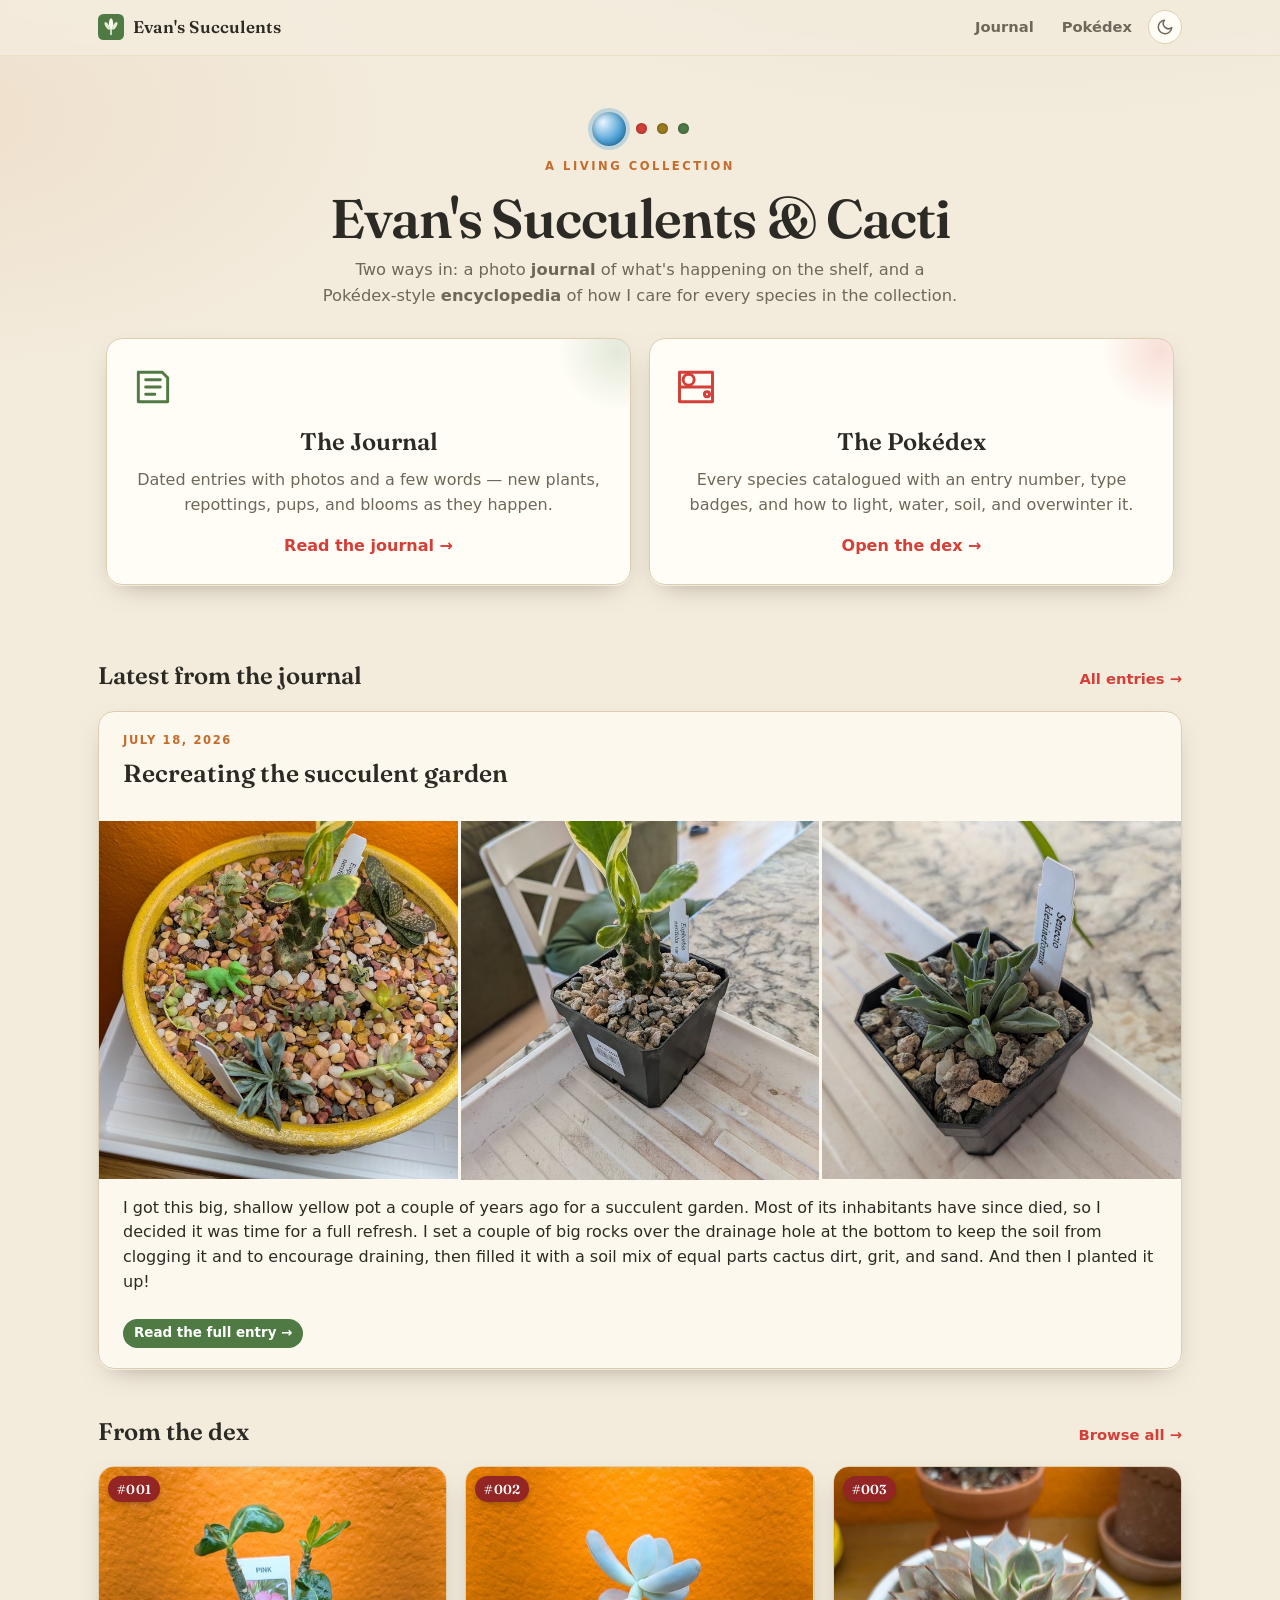
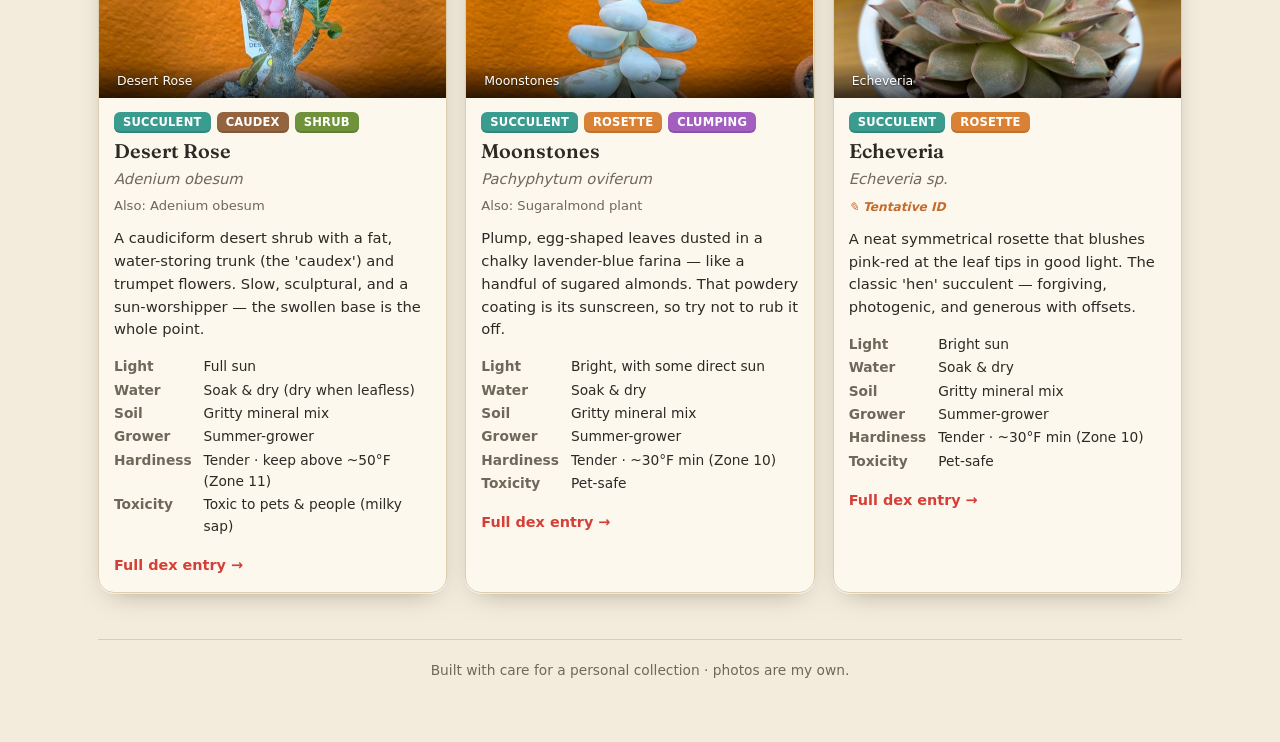
<file: index.html>
<!DOCTYPE html>
<html lang="en">
<head>
<meta charset="UTF-8">
<meta name="viewport" content="width=device-width, initial-scale=1.0">
<title>Evan's Succulents — Journal &amp; Pokédex</title>
<meta name="description" content="A home for my succulent & cactus collection: a photo journal of what's happening, and a Pokédex-style encyclopedia of how to care for each species.">
<meta name="theme-color" content="#f3ecdd">
<link rel="icon" href="data:image/svg+xml,%3Csvg xmlns='http://www.w3.org/2000/svg' viewBox='0 0 24 24'%3E%3Crect width='24' height='24' rx='5' fill='%234f7a43'/%3E%3Cpath d='M12 19v-6' stroke='%23fcf8ee' stroke-width='1.4' stroke-linecap='round'/%3E%3Cellipse cx='12' cy='9' rx='2' ry='5' fill='%23fcf8ee'/%3E%3Cellipse cx='8.5' cy='11' rx='1.6' ry='4' fill='%23dfeecf' transform='rotate(-30 8.5 11)'/%3E%3Cellipse cx='15.5' cy='11' rx='1.6' ry='4' fill='%23dfeecf' transform='rotate(30 15.5 11)'/%3E%3C/svg%3E">
<meta property="og:type" content="website">
<meta property="og:title" content="Evan's Succulents — Journal & Pokédex">
<meta property="og:description" content="A photo journal and a Pokédex-style care encyclopedia of my succulent & cactus collection.">
<link rel="preconnect" href="https://fonts.googleapis.com">
<link href="https://fonts.googleapis.com/css2?family=Fraunces:ital,opsz,wght@0,9..144,400;0,9..144,600;1,9..144,400&display=swap" rel="stylesheet">
<link rel="stylesheet" href="styles.css">
</head>
<body>
<div class="topbar"><div class="topbar-in">
  <a class="brand" href="index.html"><svg class="glyph" viewBox="0 0 24 24"><rect width="24" height="24" rx="5" fill="#4f7a43"/><path d="M12 19v-6" stroke="#fcf8ee" stroke-width="1.4" stroke-linecap="round"/><ellipse cx="12" cy="9" rx="2" ry="5" fill="#fcf8ee"/><ellipse cx="8.5" cy="11" rx="1.6" ry="4" fill="#dfeecf" transform="rotate(-30 8.5 11)"/><ellipse cx="15.5" cy="11" rx="1.6" ry="4" fill="#dfeecf" transform="rotate(30 15.5 11)"/></svg><b>Evan's Succulents</b></a>
  <nav class="navlinks">
    <a href="journal.html">Journal</a>
    <a href="dex.html">Pokédex</a>
    <button class="themebtn" type="button"></button>
  </nav>
</div></div>

<div class="wrap">
<header class="hero">
  <div class="lensrow"><span class="lens"></span><span class="led r"></span><span class="led y"></span><span class="led g"></span></div>
  <div class="kicker">A Living Collection</div>
  <h1 class="display">Evan's Succulents &amp; Cacti</h1>
  <p class="sub">Two ways in: a photo <b>journal</b> of what's happening on the shelf, and a Pokédex-style <b>encyclopedia</b> of how I care for every species in the collection.</p>

  <div class="portals">
    <a class="portal" href="journal.html">
      <svg class="picn" viewBox="0 0 24 24" fill="none" stroke="currentColor" stroke-width="1.6" stroke-linecap="round" stroke-linejoin="round"><path d="M4 4h13l3 3v13H4z"/><path d="M8 8h8M8 12h8M8 16h5"/></svg>
      <h2>The Journal</h2>
      <p>Dated entries with photos and a few words — new plants, repottings, pups, and blooms as they happen.</p>
      <span class="go">Read the journal →</span>
    </a>
    <a class="portal dex" href="dex.html">
      <svg class="picn" viewBox="0 0 24 24" fill="none" stroke="currentColor" stroke-width="1.6" stroke-linecap="round" stroke-linejoin="round"><circle cx="8" cy="8" r="3"/><path d="M3 4h18v16H3zM3 12h18"/><circle cx="18" cy="16" r="1.4"/></svg>
      <h2>The Pokédex</h2>
      <p>Every species catalogued with an entry number, type badges, and how to light, water, soil, and overwinter it.</p>
      <span class="go">Open the dex →</span>
    </a>
  </div>
</header>

<section id="latest-wrap" hidden>
  <div class="section-head"><h2>Latest from the journal</h2><a href="journal.html">All entries →</a><span class="rule" hidden></span></div>
  <div id="latest" class="feed"></div>
</section>

<section id="featured-wrap" hidden>
  <div class="section-head"><h2>From the dex</h2><a href="dex.html">Browse all →</a></div>
  <div id="featured" class="grid"></div>
</section>

<footer>
  Built with care for a personal collection · photos are my own.
</footer>
</div>

<div class="lbox" id="lbox" role="dialog" aria-modal="true" aria-label="Photo viewer" aria-hidden="true">
  <div class="lb-cap"><div class="lb-capmain"><span id="lbCount" class="lb-count"></span><span id="lbCapText"></span></div><a id="lbSrc" href="#">Source ↗</a></div>
  <button class="rbtn lb-close" id="lbClose" aria-label="Close" title="Close">×</button>
  <div class="lb-stage" id="lbStage"><img id="lbImg" alt="" draggable="false"></div>
  <button class="rbtn lb-nav lb-prev" id="lbPrev" aria-label="Previous photo" title="Previous" hidden>‹</button>
  <button class="rbtn lb-nav lb-next" id="lbNext" aria-label="Next photo" title="Next" hidden>›</button>
  <div class="lb-hint" id="lbHint">Pinch, scroll, or double-tap to zoom · drag to pan</div>
  <div class="lb-zoomctl">
    <button class="rbtn" id="lbOut" aria-label="Zoom out" title="Zoom out">−</button>
    <button class="rbtn" id="lbReset" aria-label="Fit to screen" title="Fit to screen">⤢</button>
    <button class="rbtn" id="lbIn" aria-label="Zoom in" title="Zoom in">+</button>
  </div>
</div>

<script src="reel.js"></script>
<script src="site.js"></script>
<script src="home.js"></script>
</body>
</html>
</file>
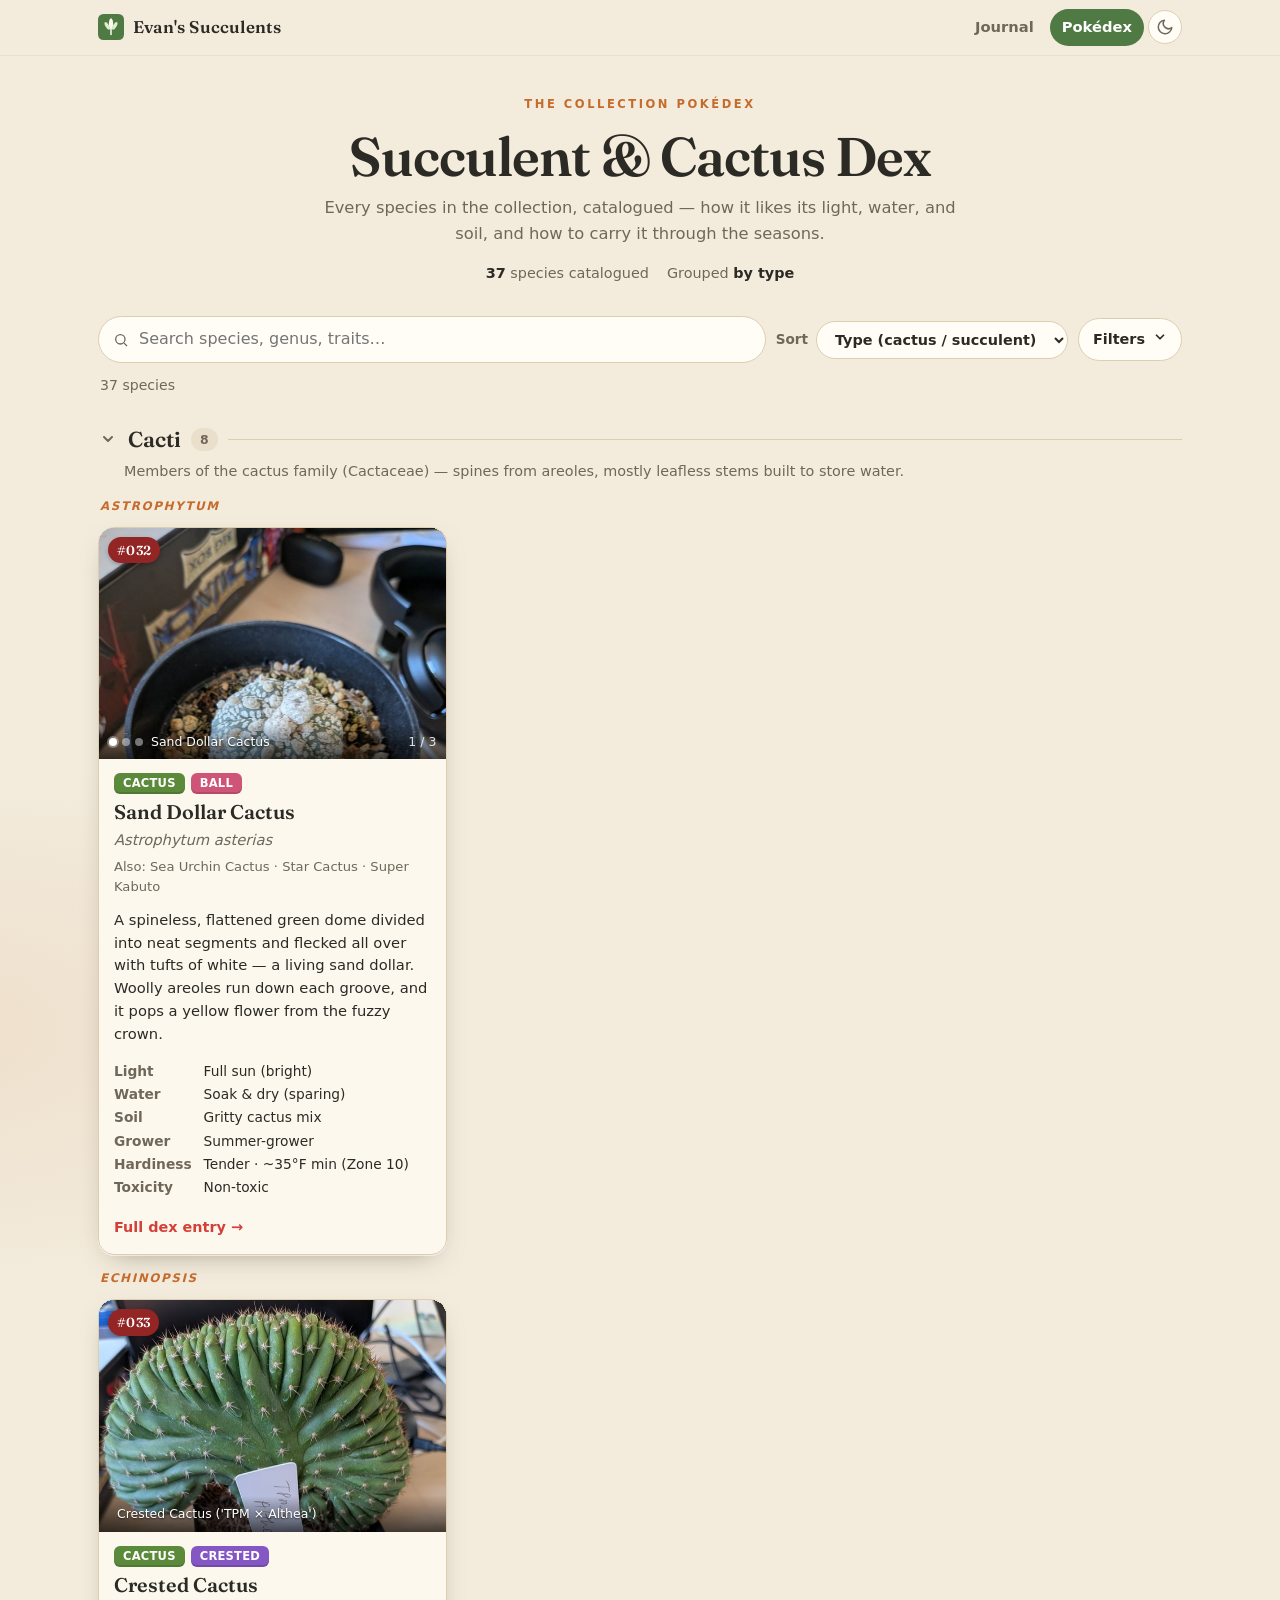
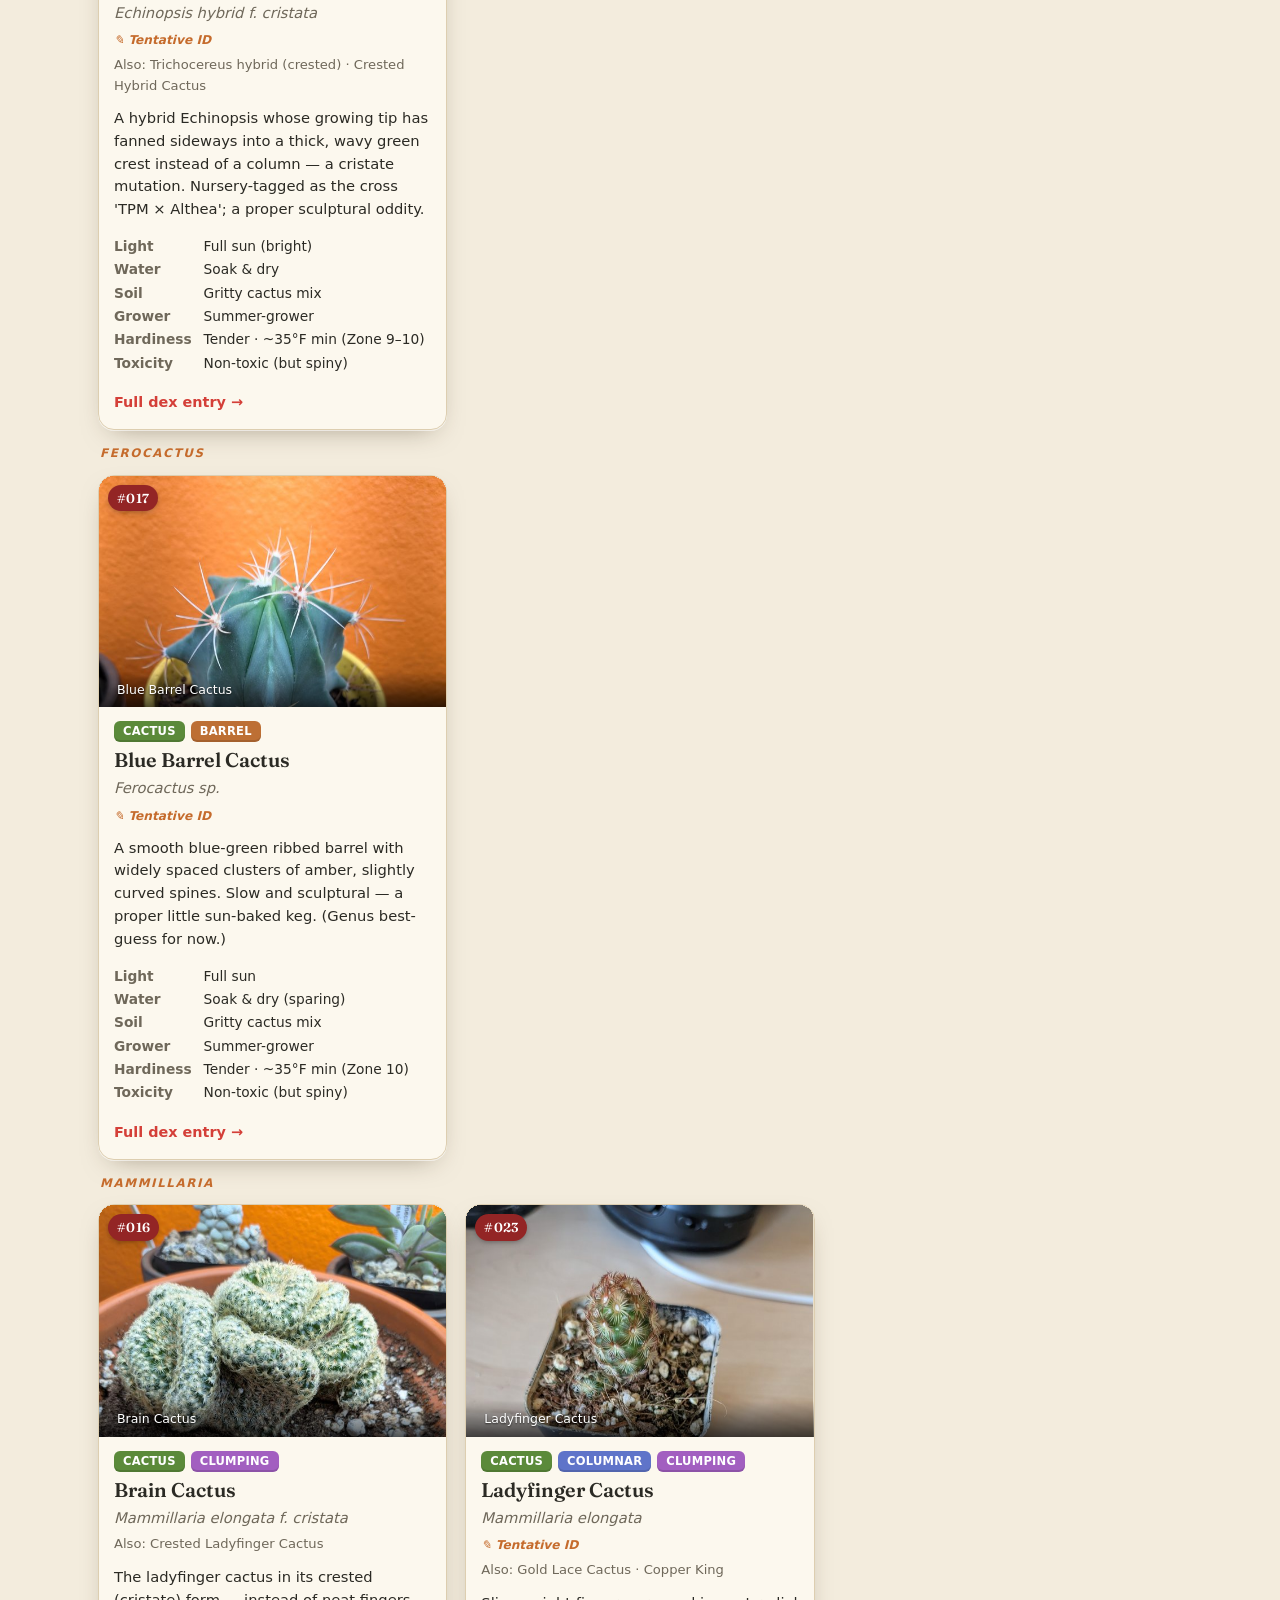
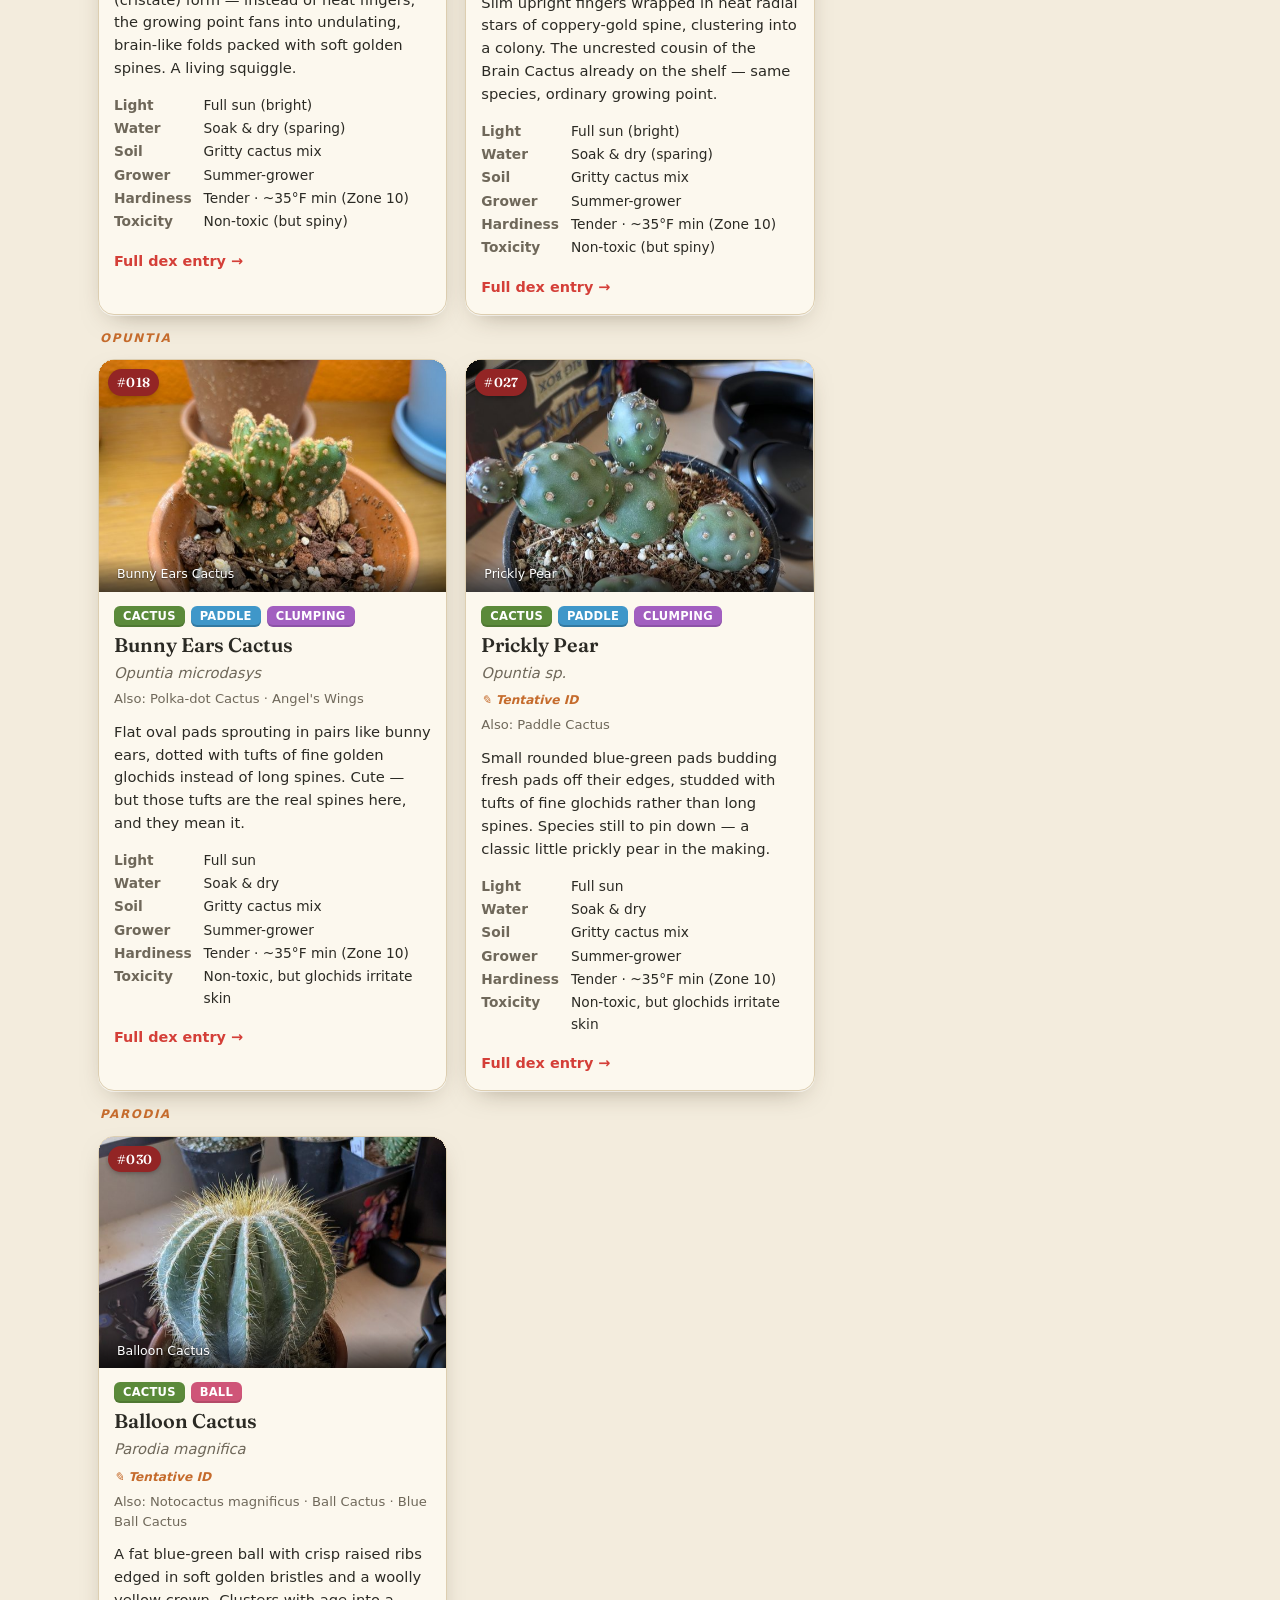
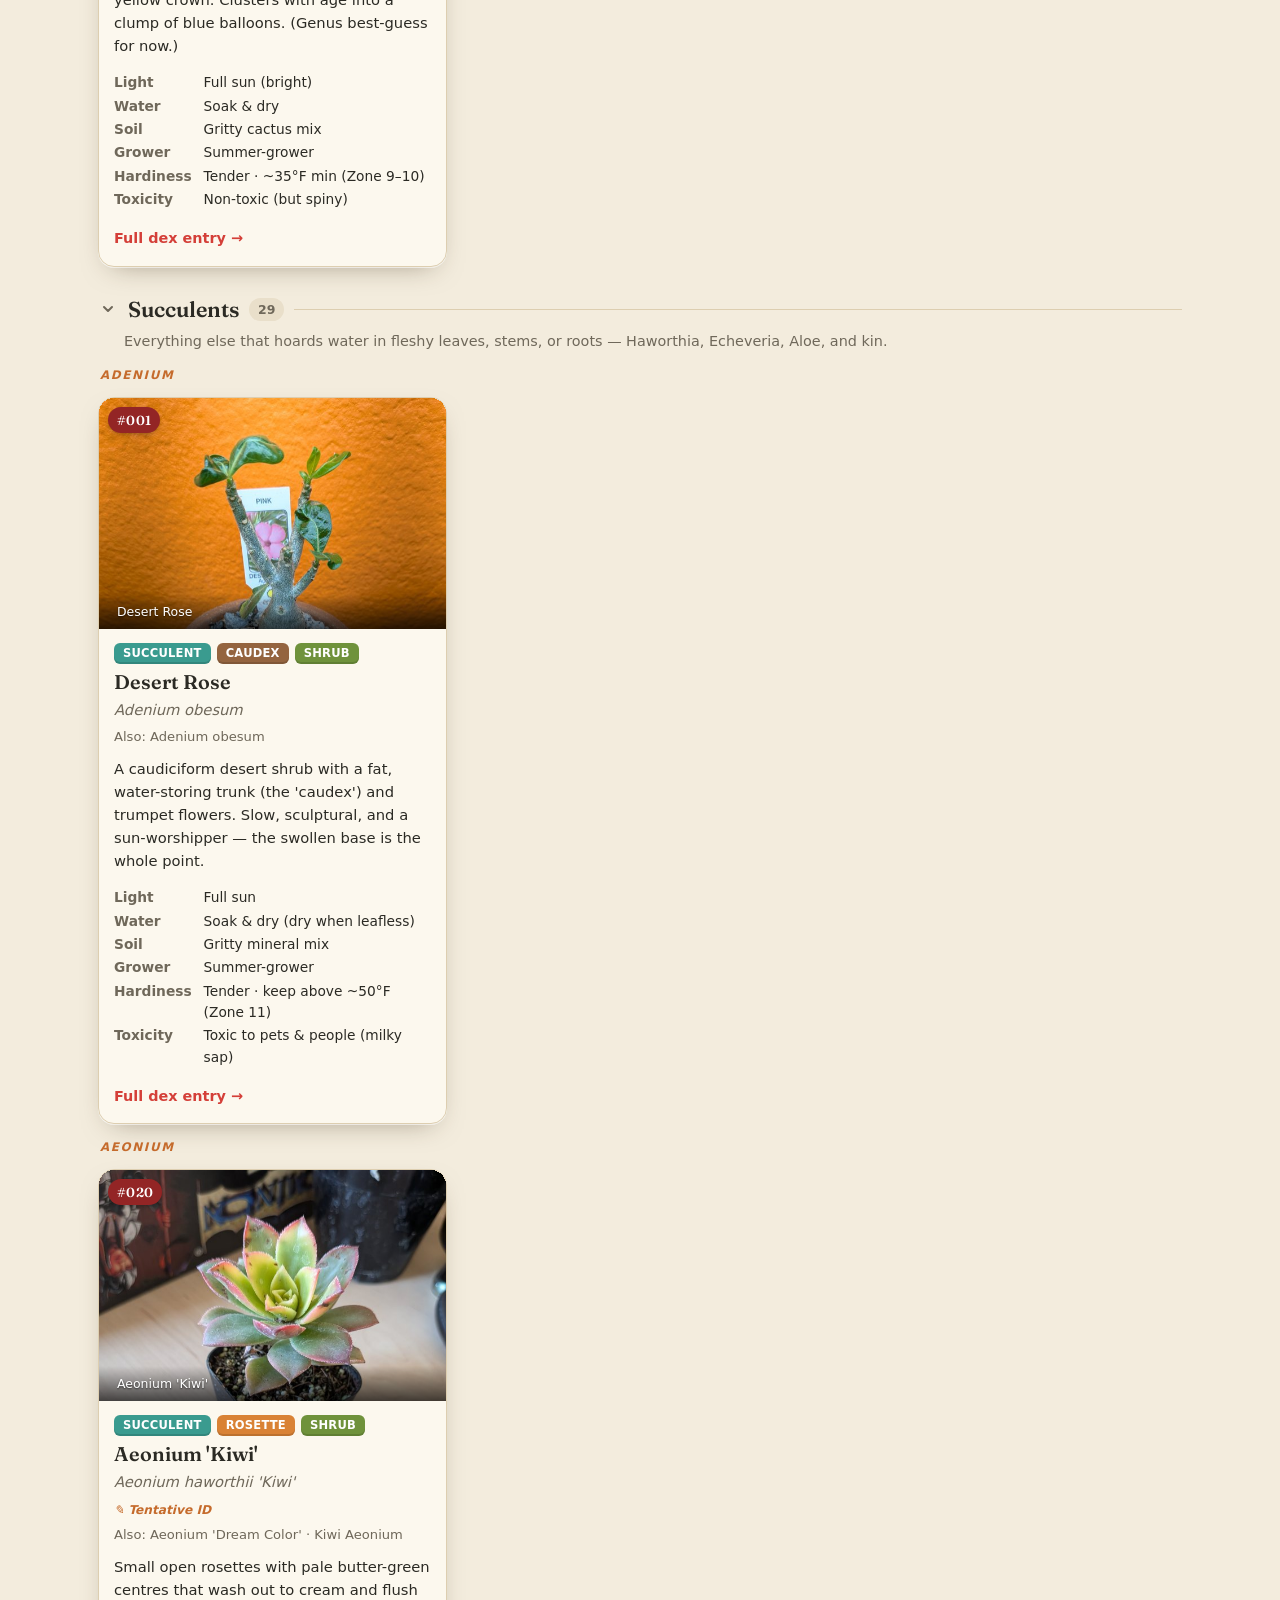
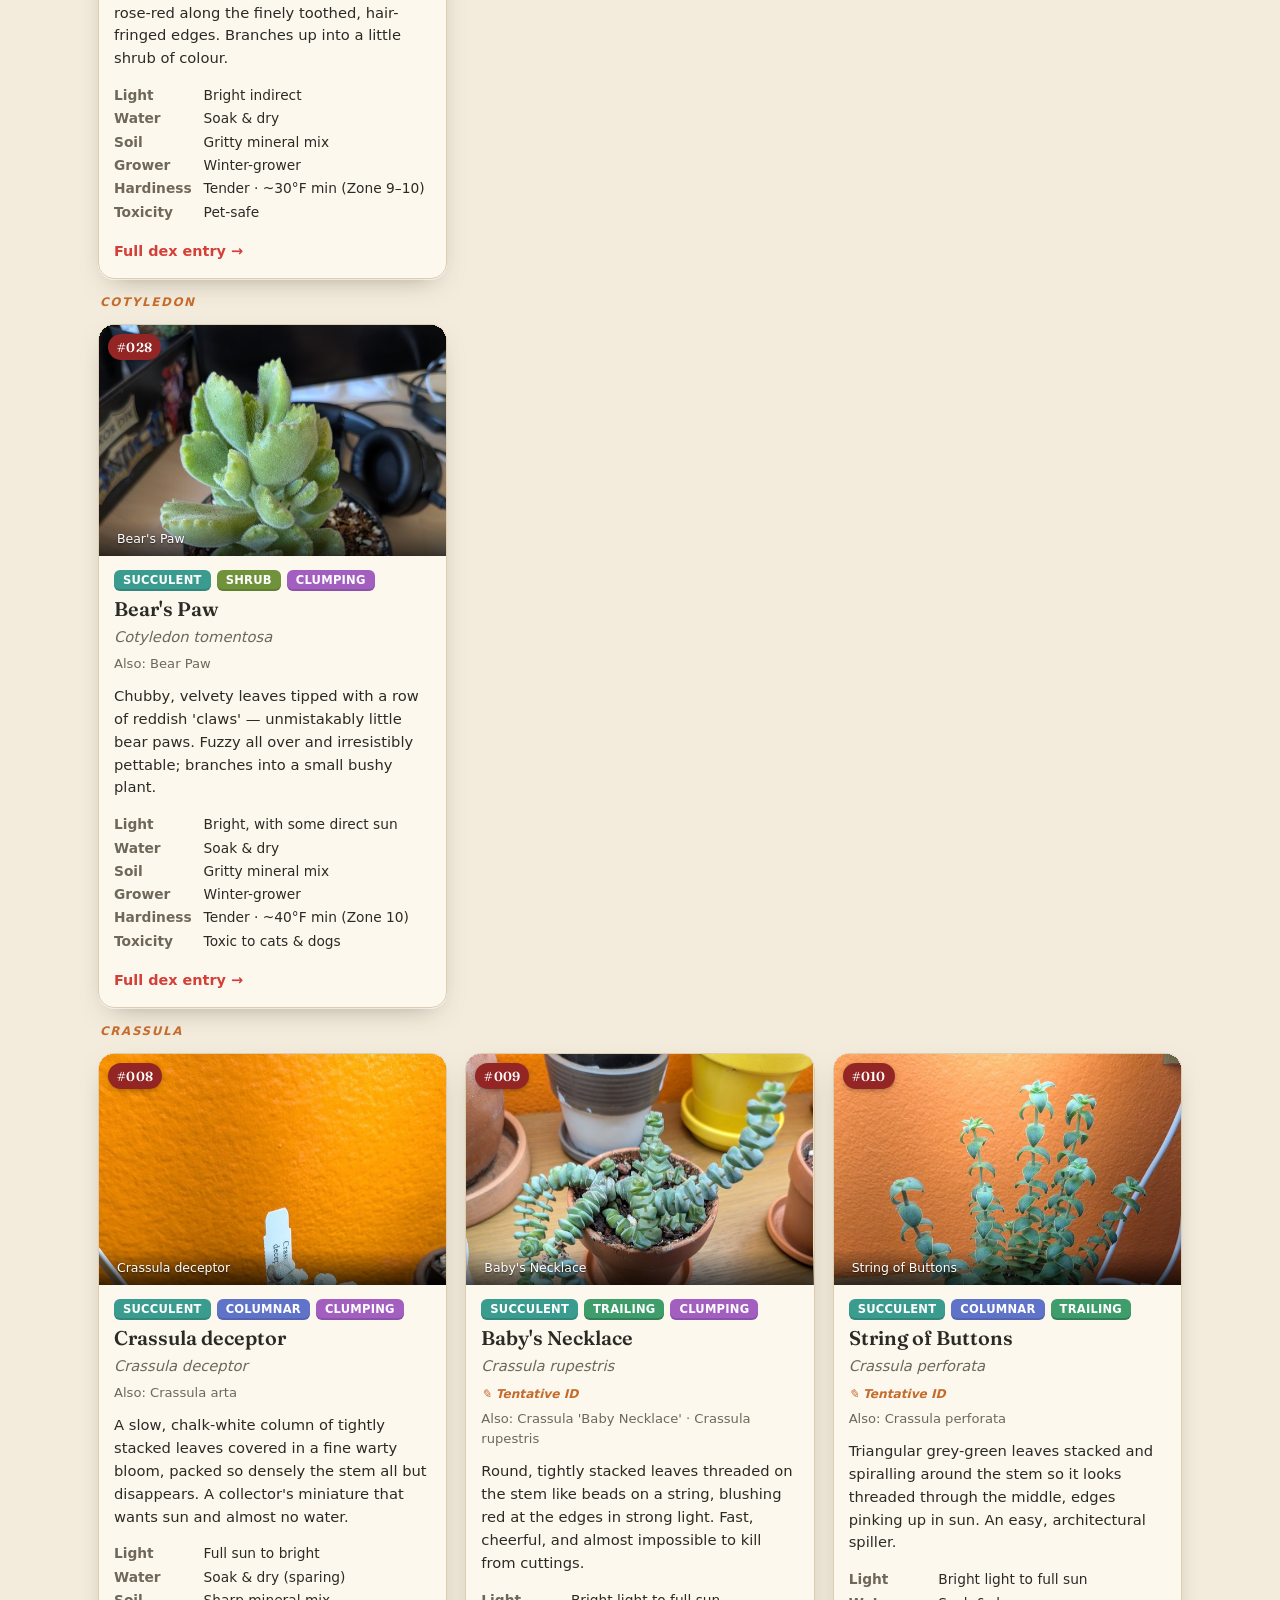
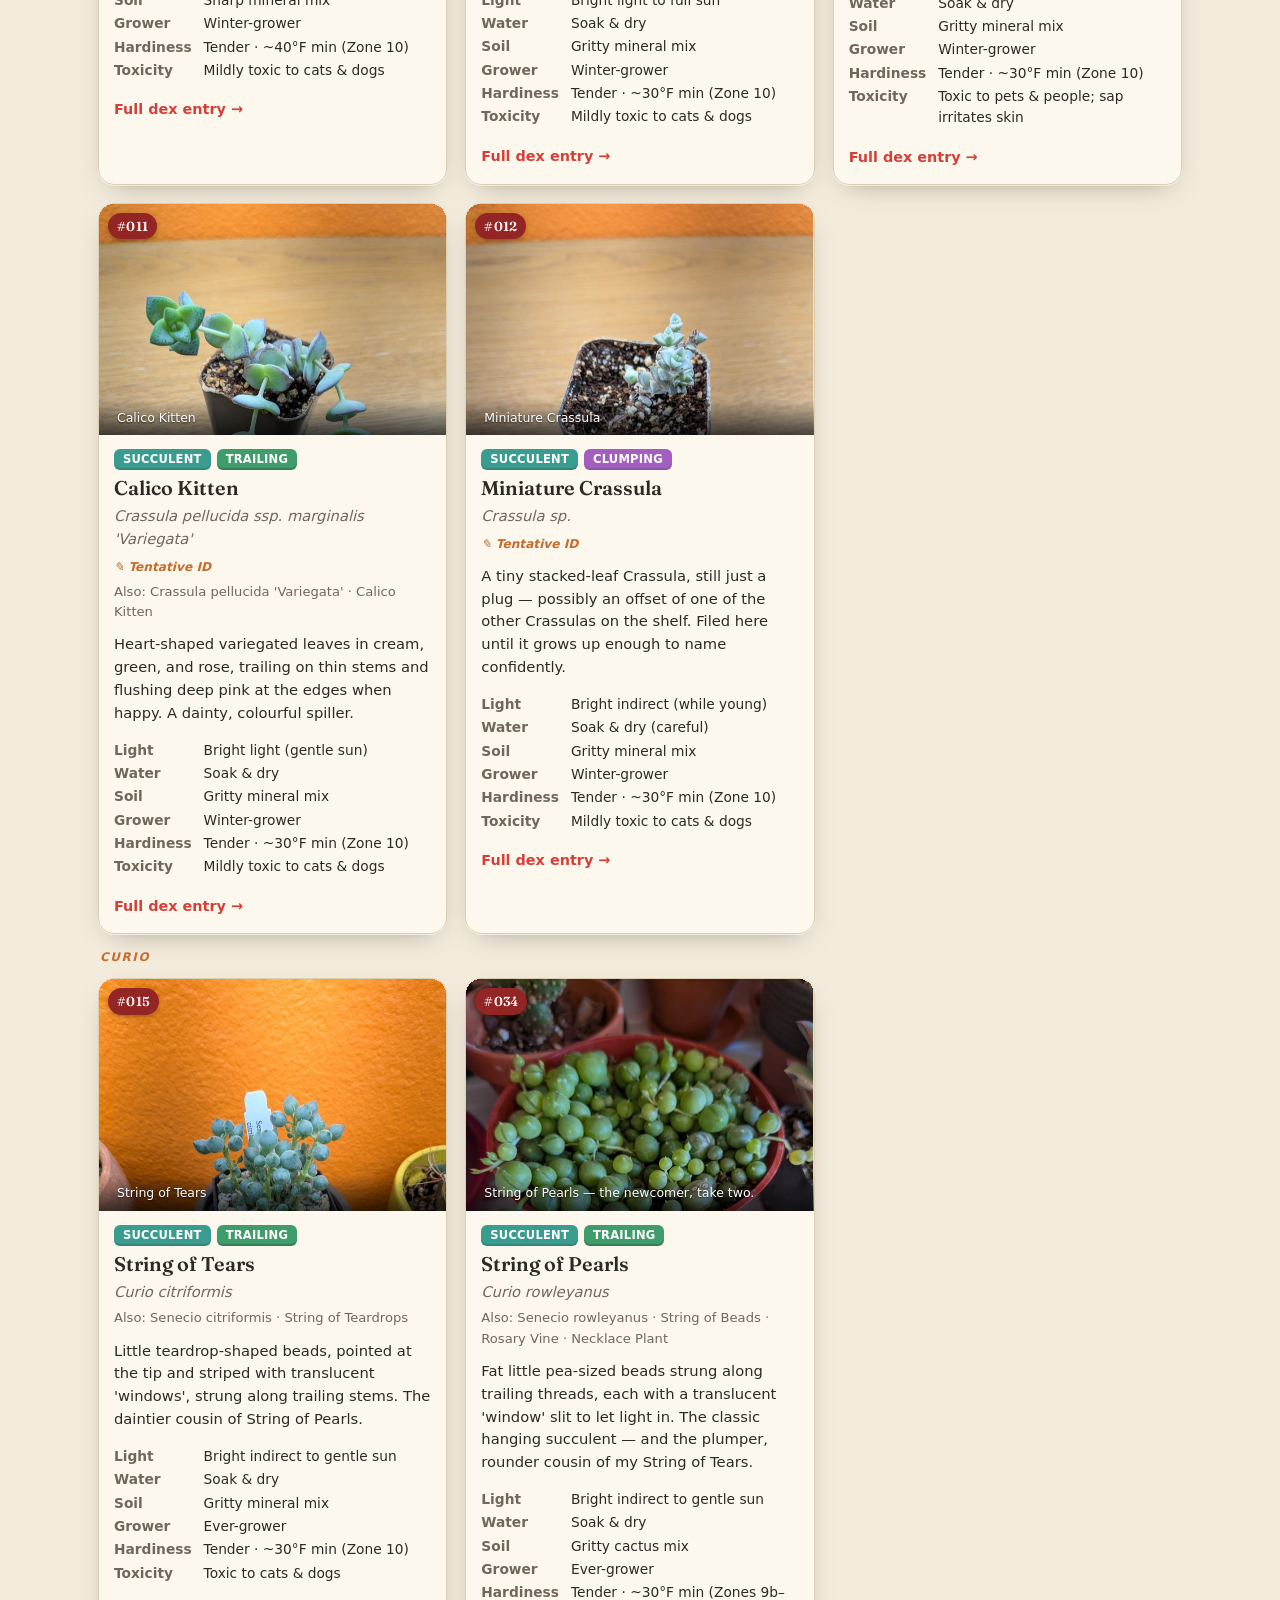
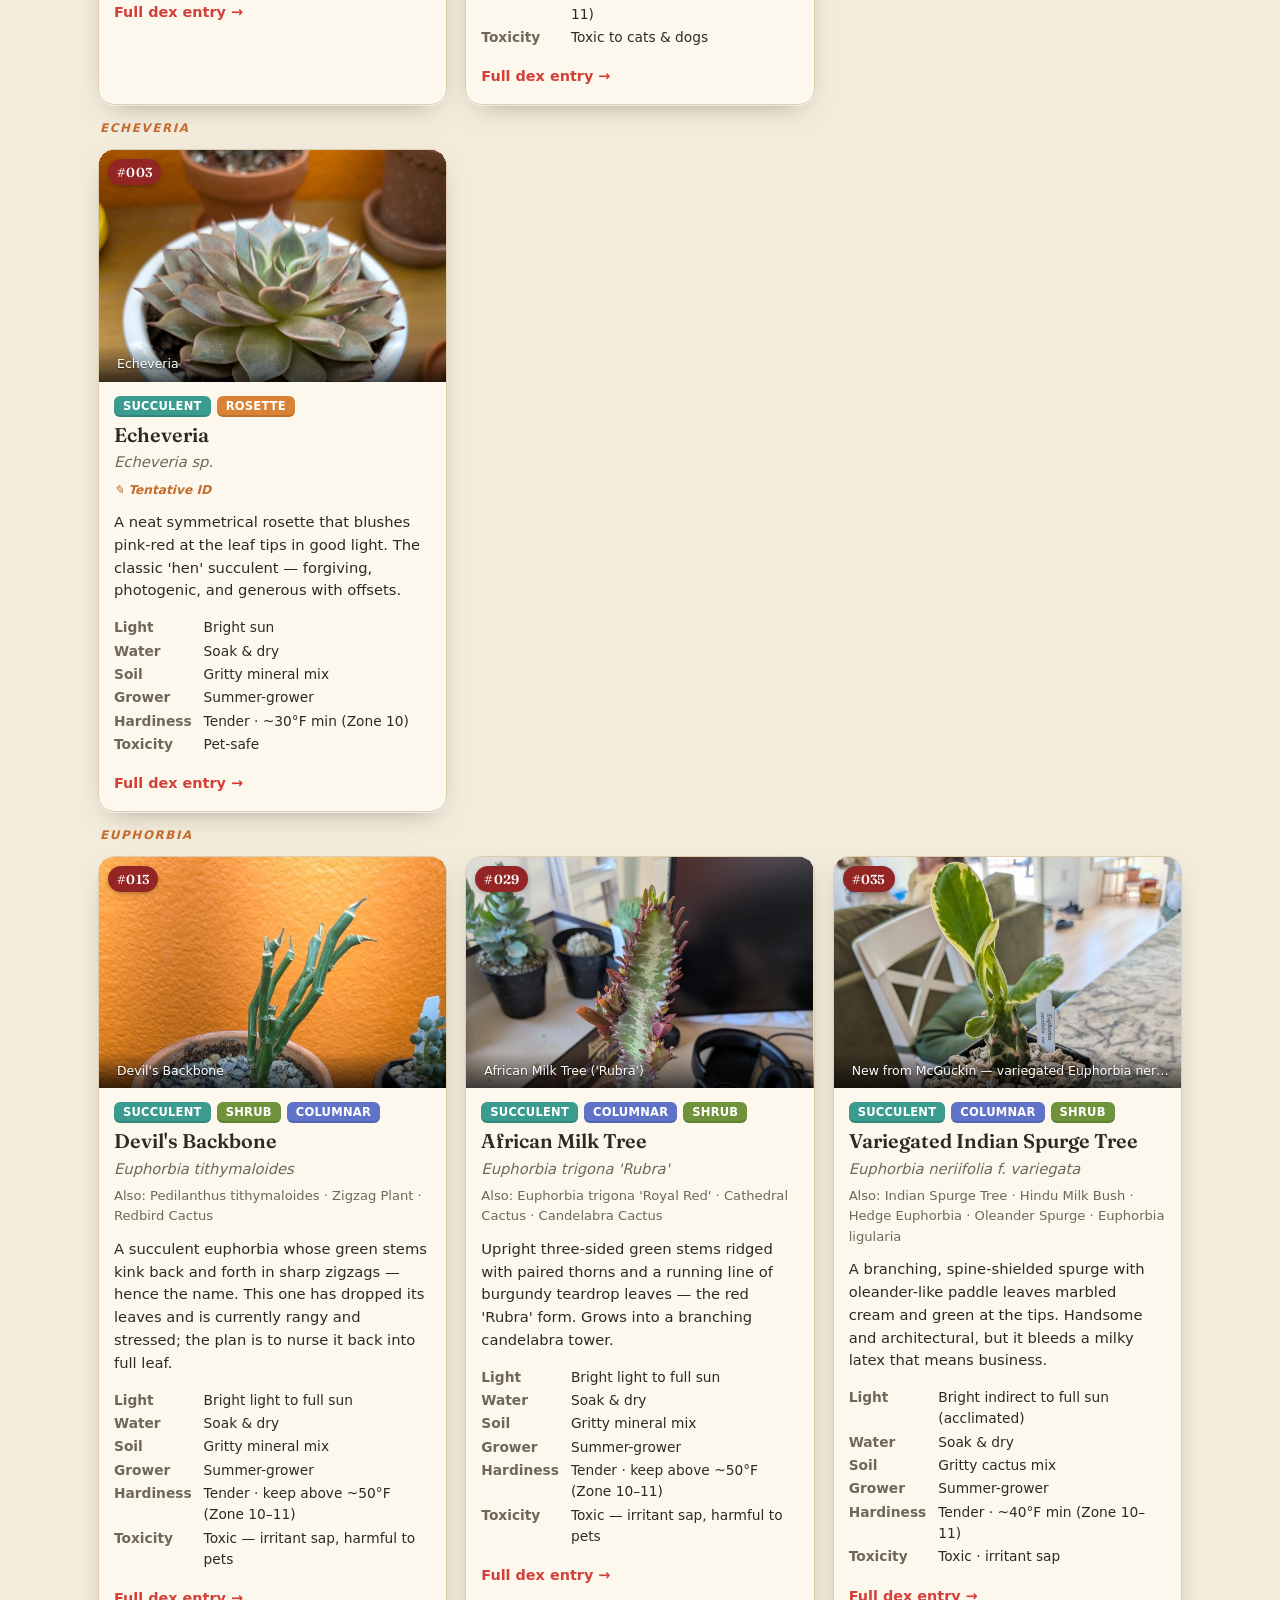
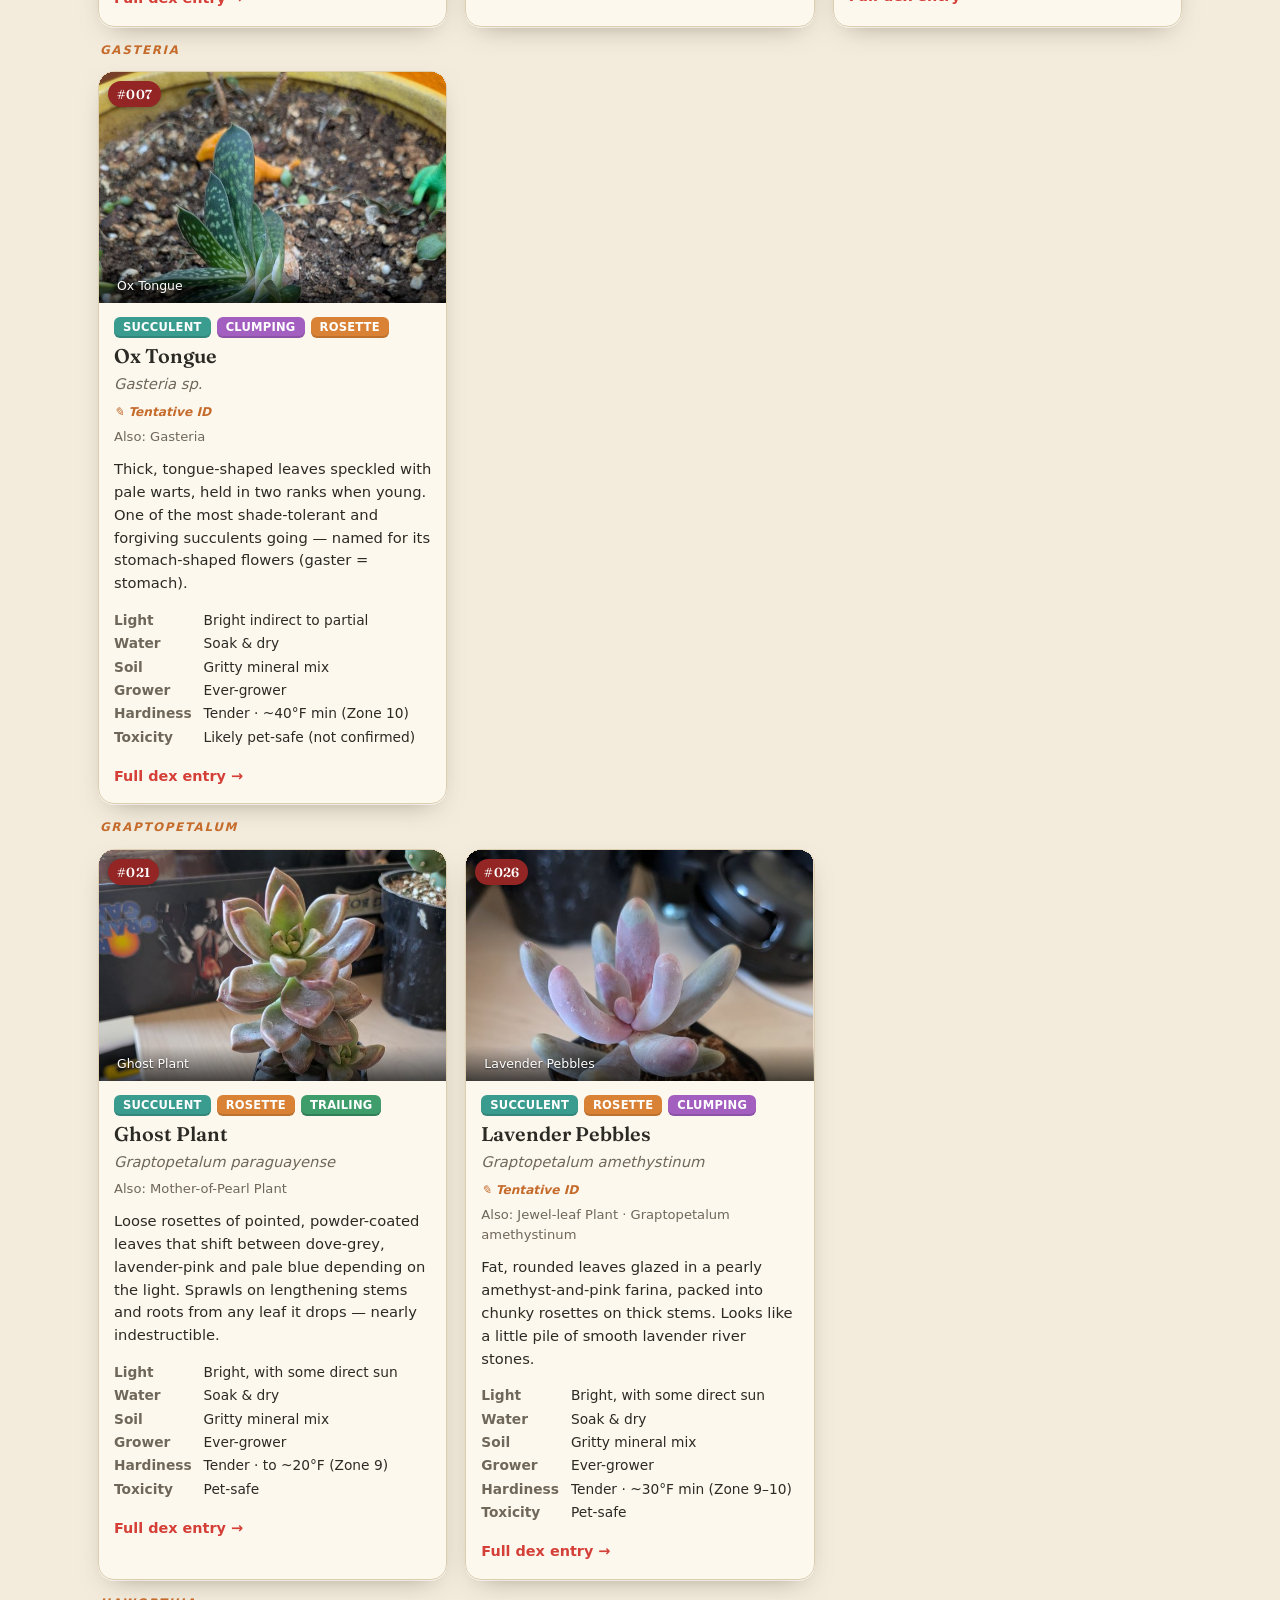
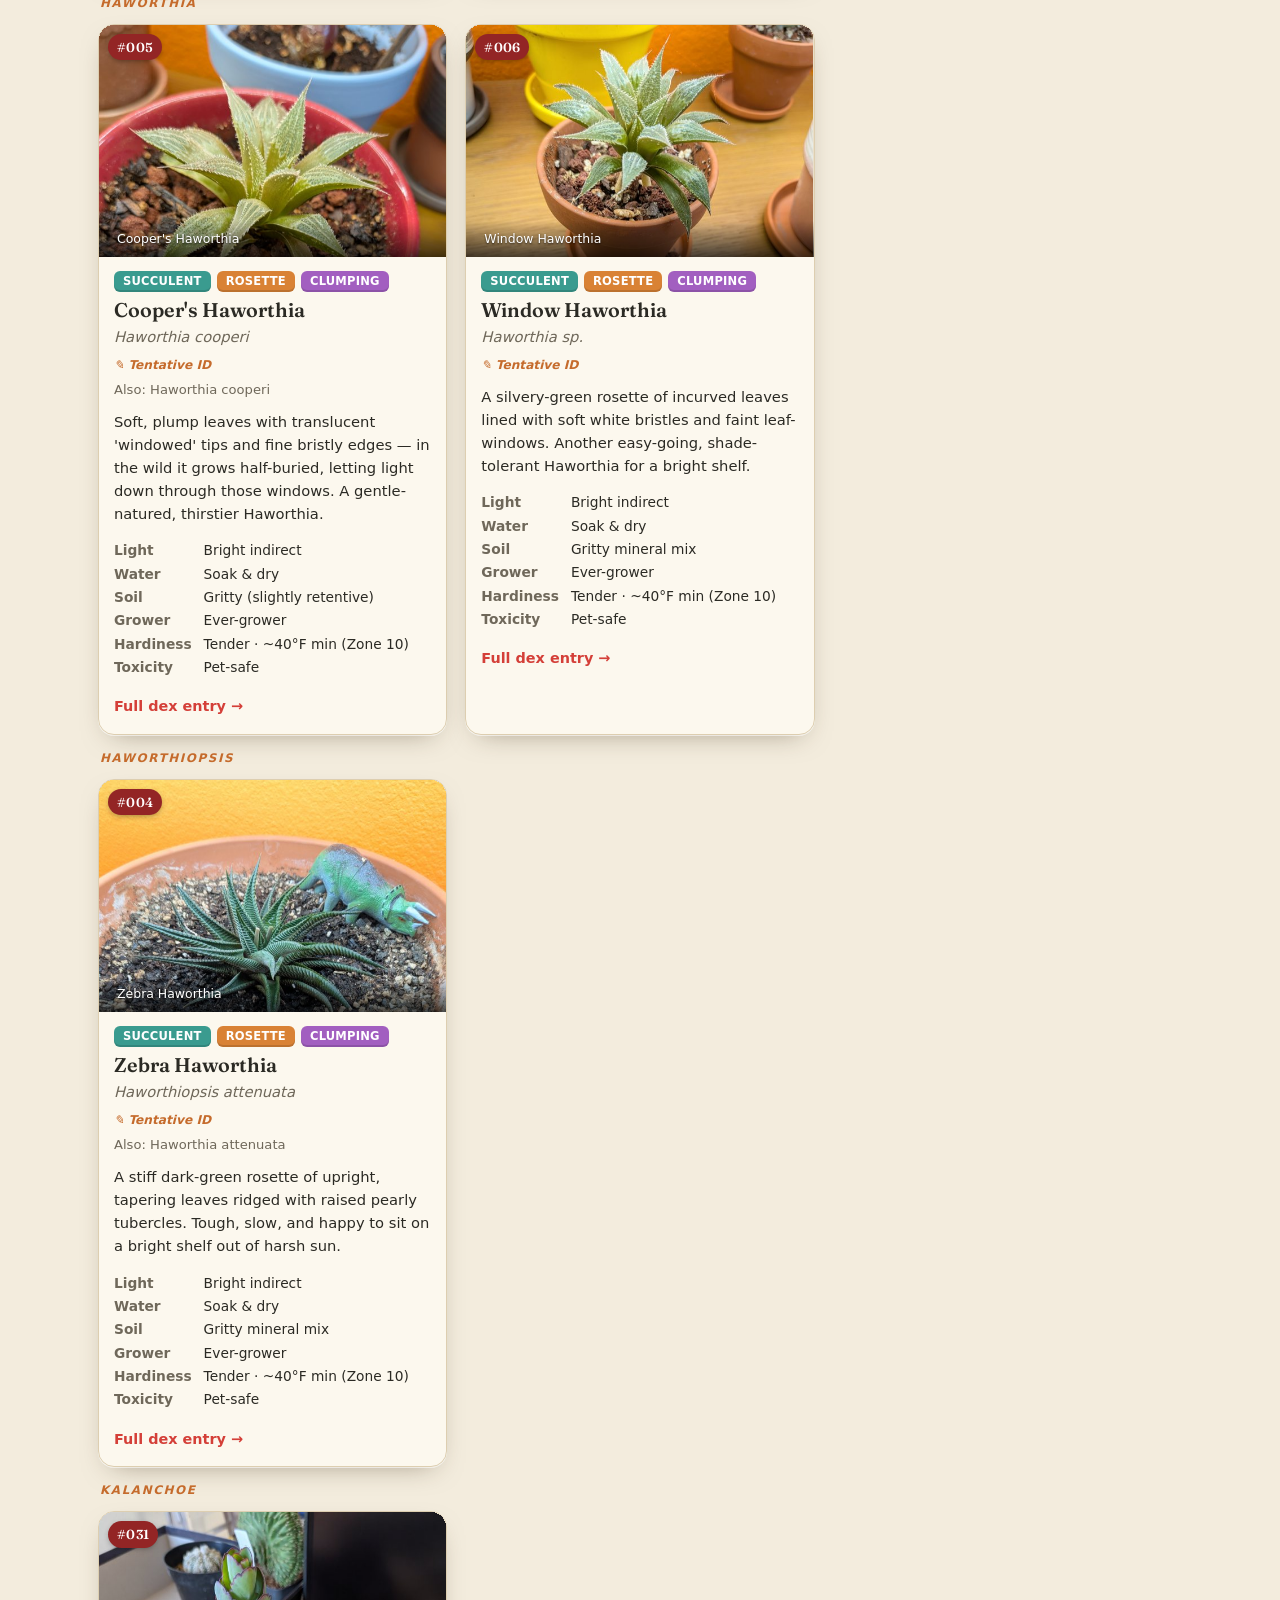
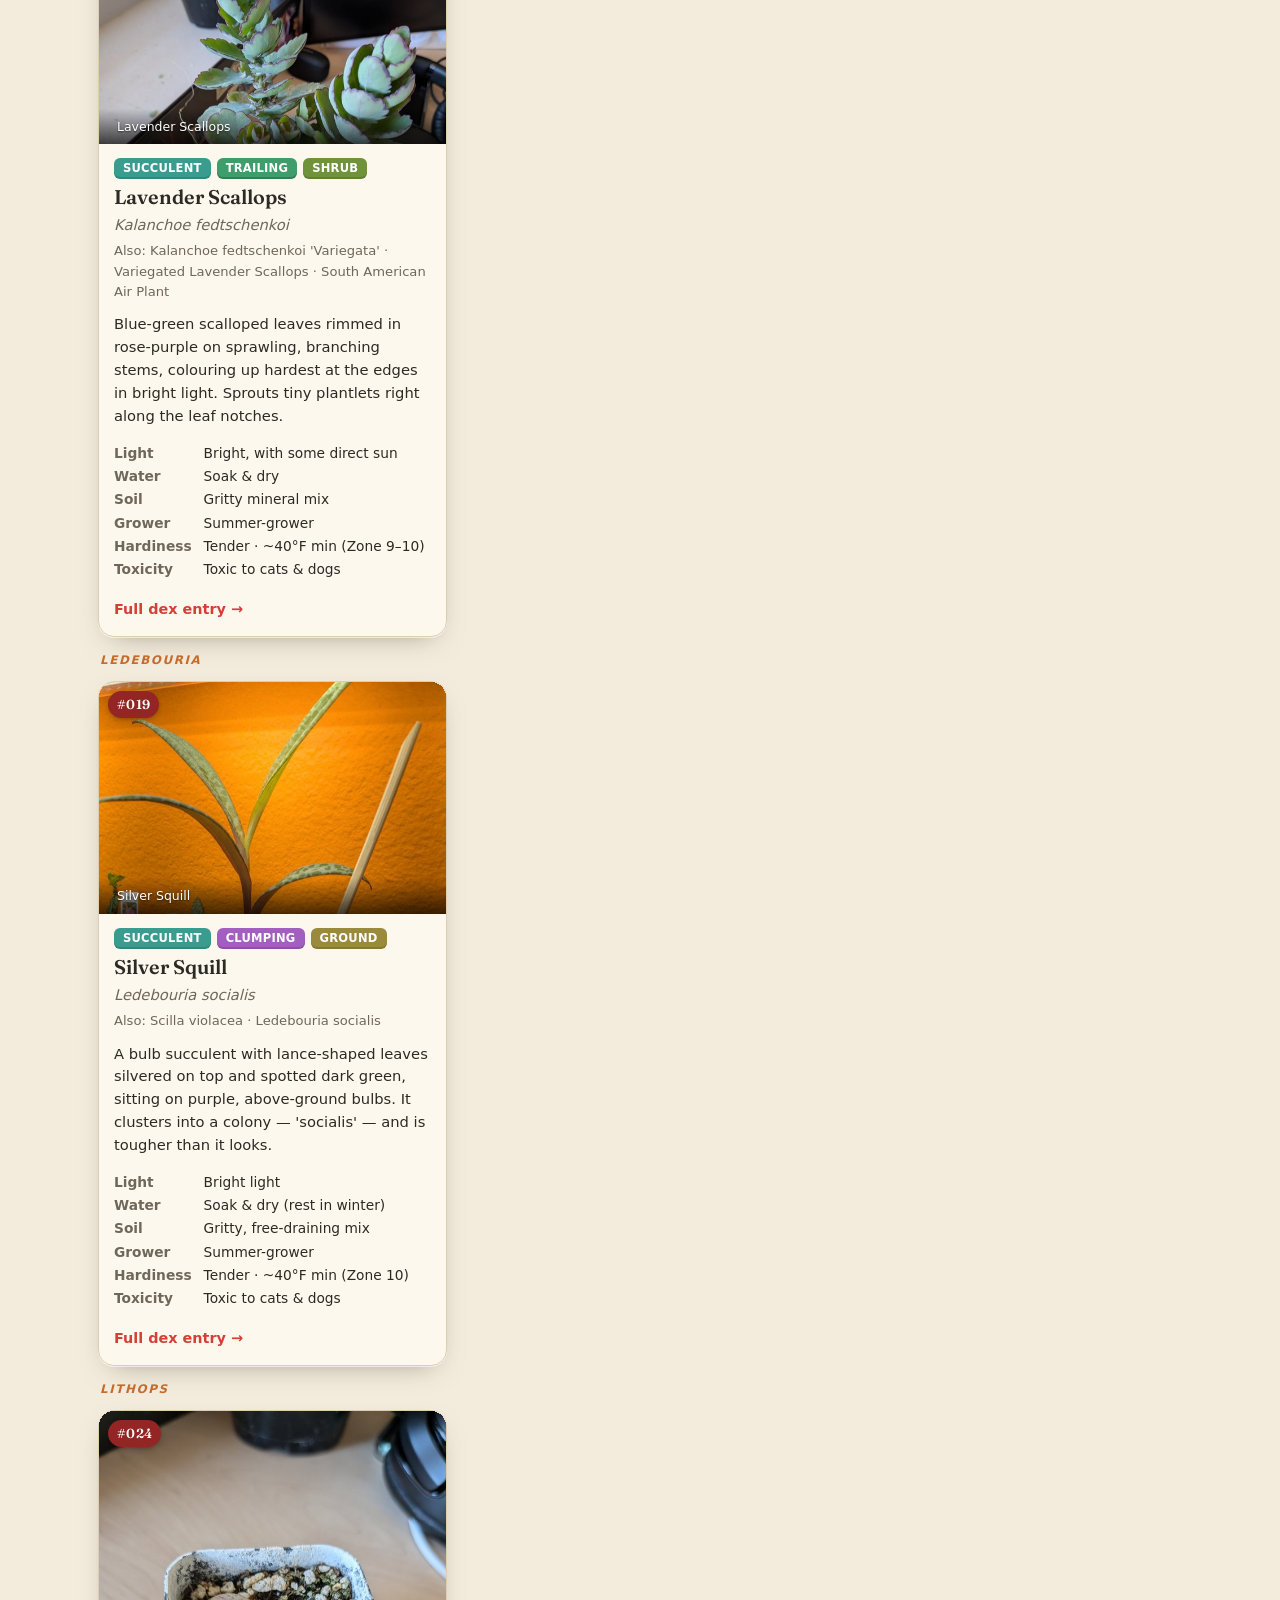
<file: dex.html>
<!DOCTYPE html>
<html lang="en">
<head>
<meta charset="UTF-8">
<meta name="viewport" content="width=device-width, initial-scale=1.0">
<title>Pokédex · Evan's Succulents</title>
<meta name="description" content="A Pokédex-style encyclopedia of my succulent & cactus collection — how to light, water, soil, and overwinter each species.">
<meta name="theme-color" content="#f3ecdd">
<link rel="icon" href="data:image/svg+xml,%3Csvg xmlns='http://www.w3.org/2000/svg' viewBox='0 0 24 24'%3E%3Crect width='24' height='24' rx='5' fill='%234f7a43'/%3E%3Cpath d='M12 19v-6' stroke='%23fcf8ee' stroke-width='1.4' stroke-linecap='round'/%3E%3Cellipse cx='12' cy='9' rx='2' ry='5' fill='%23fcf8ee'/%3E%3Cellipse cx='8.5' cy='11' rx='1.6' ry='4' fill='%23dfeecf' transform='rotate(-30 8.5 11)'/%3E%3Cellipse cx='15.5' cy='11' rx='1.6' ry='4' fill='%23dfeecf' transform='rotate(30 15.5 11)'/%3E%3C/svg%3E">
<link rel="preconnect" href="https://fonts.googleapis.com">
<link href="https://fonts.googleapis.com/css2?family=Fraunces:ital,opsz,wght@0,9..144,400;0,9..144,600;1,9..144,400&display=swap" rel="stylesheet">
<link rel="stylesheet" href="styles.css">
</head>
<body>
<div class="topbar"><div class="topbar-in">
  <a class="brand" href="index.html"><svg class="glyph" viewBox="0 0 24 24"><rect width="24" height="24" rx="5" fill="#4f7a43"/><path d="M12 19v-6" stroke="#fcf8ee" stroke-width="1.4" stroke-linecap="round"/><ellipse cx="12" cy="9" rx="2" ry="5" fill="#fcf8ee"/><ellipse cx="8.5" cy="11" rx="1.6" ry="4" fill="#dfeecf" transform="rotate(-30 8.5 11)"/><ellipse cx="15.5" cy="11" rx="1.6" ry="4" fill="#dfeecf" transform="rotate(30 15.5 11)"/></svg><b>Evan's Succulents</b></a>
  <nav class="navlinks">
    <a href="journal.html">Journal</a>
    <a href="dex.html">Pokédex</a>
    <button class="themebtn" type="button"></button>
  </nav>
</div></div>

<div class="wrap">
<header class="masthead">
  <div class="kicker">The Collection Pokédex</div>
  <h1 class="display">Succulent &amp; Cactus Dex</h1>
  <p class="sub">Every species in the collection, catalogued — how it likes its light, water, and soil, and how to carry it through the seasons.</p>
  <div class="meta-row">
    <span><b id="count">0</b> species catalogued</span>
    <span id="groupNote">Grouped <b>by type</b></span>
  </div>
</header>

<div class="toolbar">
  <div class="search">
    <svg width="16" height="16" viewBox="0 0 24 24" fill="none" stroke="currentColor" stroke-width="2"><circle cx="11" cy="11" r="7"/><path d="m21 21-4.3-4.3"/></svg>
    <input id="search" type="search" inputmode="search" enterkeyhint="search" placeholder="Search species, genus, traits…" autocomplete="off" autocorrect="off" autocapitalize="none" spellcheck="false">
    <button type="button" id="searchClear" class="search-clear" aria-label="Clear search" hidden>×</button>
  </div>
  <div class="sortbar">
    <label class="sortlbl" for="sortby">Sort</label>
    <select id="sortby" class="sortsel" aria-label="Group species by">
      <option value="type">Type (cactus / succulent)</option>
      <option value="genus">Genus</option>
      <option value="grower">Growth season</option>
      <option value="light">Light</option>
      <option value="hardy">Hardiness</option>
      <option value="dex">Dex number</option>
    </select>
  </div>
  <button type="button" class="filter-toggle" id="filterToggle" aria-expanded="false" aria-controls="filters">Filters<span class="ftcount" id="ftCount" hidden></span><span class="ftchev" aria-hidden="true"><svg viewBox="0 0 24 24" fill="none" stroke="currentColor" stroke-width="3" stroke-linecap="round" stroke-linejoin="round"><path d="M6 9l6 6 6-6"/></svg></span></button>
</div>
<div class="filters" id="filters"></div>
<div class="legend"><span id="showing"></span><button type="button" class="clearfilters" id="clearFilters" hidden>Clear all ✕</button></div>

<div id="content"></div>

<footer>
  A living catalogue of a personal collection · photos are my own.<br>
  Tap any photo to zoom · care notes reflect how I actually grow each plant.
</footer>
</div>

<div class="lbox" id="lbox" role="dialog" aria-modal="true" aria-label="Photo viewer" aria-hidden="true">
  <div class="lb-cap"><div class="lb-capmain"><span id="lbCount" class="lb-count"></span><span id="lbCapText"></span></div><a id="lbSrc" href="#">Source ↗</a></div>
  <button class="rbtn lb-close" id="lbClose" aria-label="Close" title="Close">×</button>
  <div class="lb-stage" id="lbStage"><img id="lbImg" alt="" draggable="false"></div>
  <button class="rbtn lb-nav lb-prev" id="lbPrev" aria-label="Previous photo" title="Previous" hidden>‹</button>
  <button class="rbtn lb-nav lb-next" id="lbNext" aria-label="Next photo" title="Next" hidden>›</button>
  <div class="lb-hint" id="lbHint">Pinch, scroll, or double-tap to zoom · drag to pan</div>
  <div class="lb-zoomctl">
    <button class="rbtn" id="lbOut" aria-label="Zoom out" title="Zoom out">−</button>
    <button class="rbtn" id="lbReset" aria-label="Fit to screen" title="Fit to screen">⤢</button>
    <button class="rbtn" id="lbIn" aria-label="Zoom in" title="Zoom in">+</button>
  </div>
</div>

<script src="reel.js"></script>
<script src="site.js"></script>
<script src="dex.js"></script>
</body>
</html>
</file>
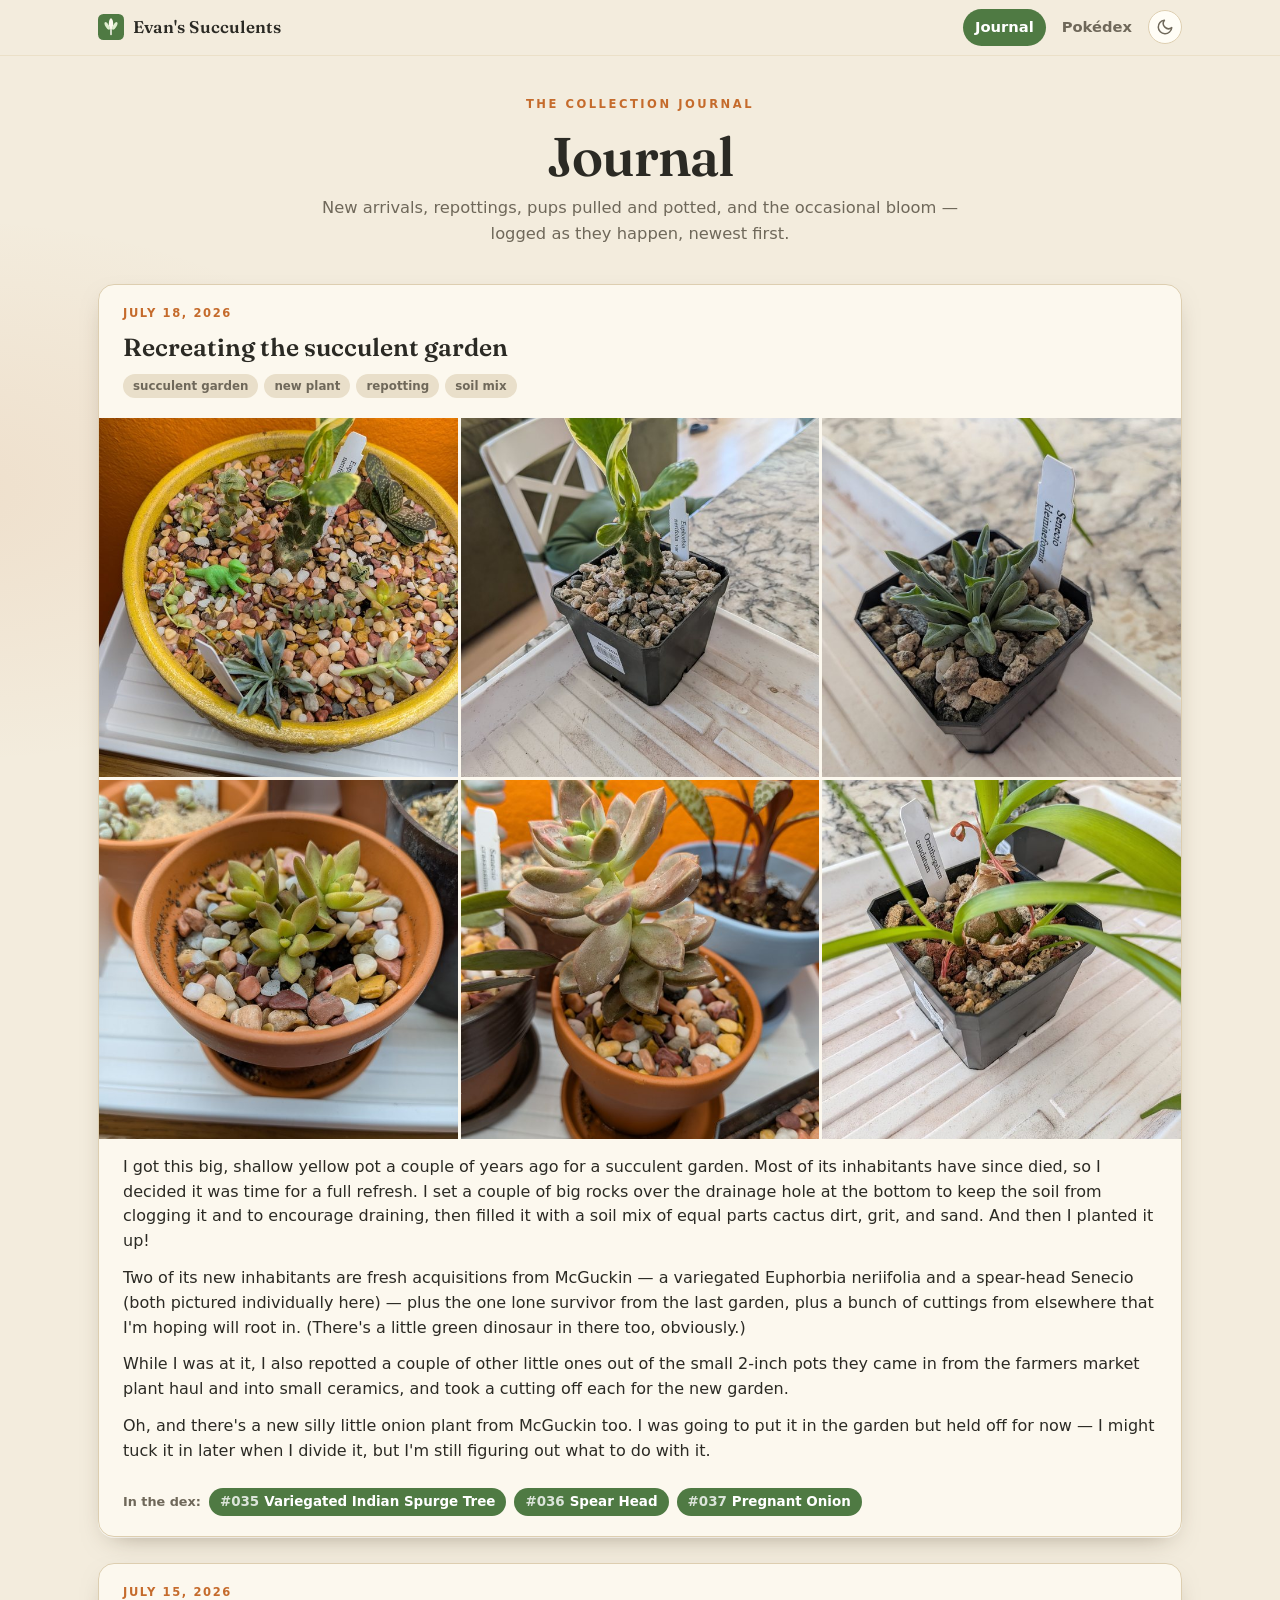
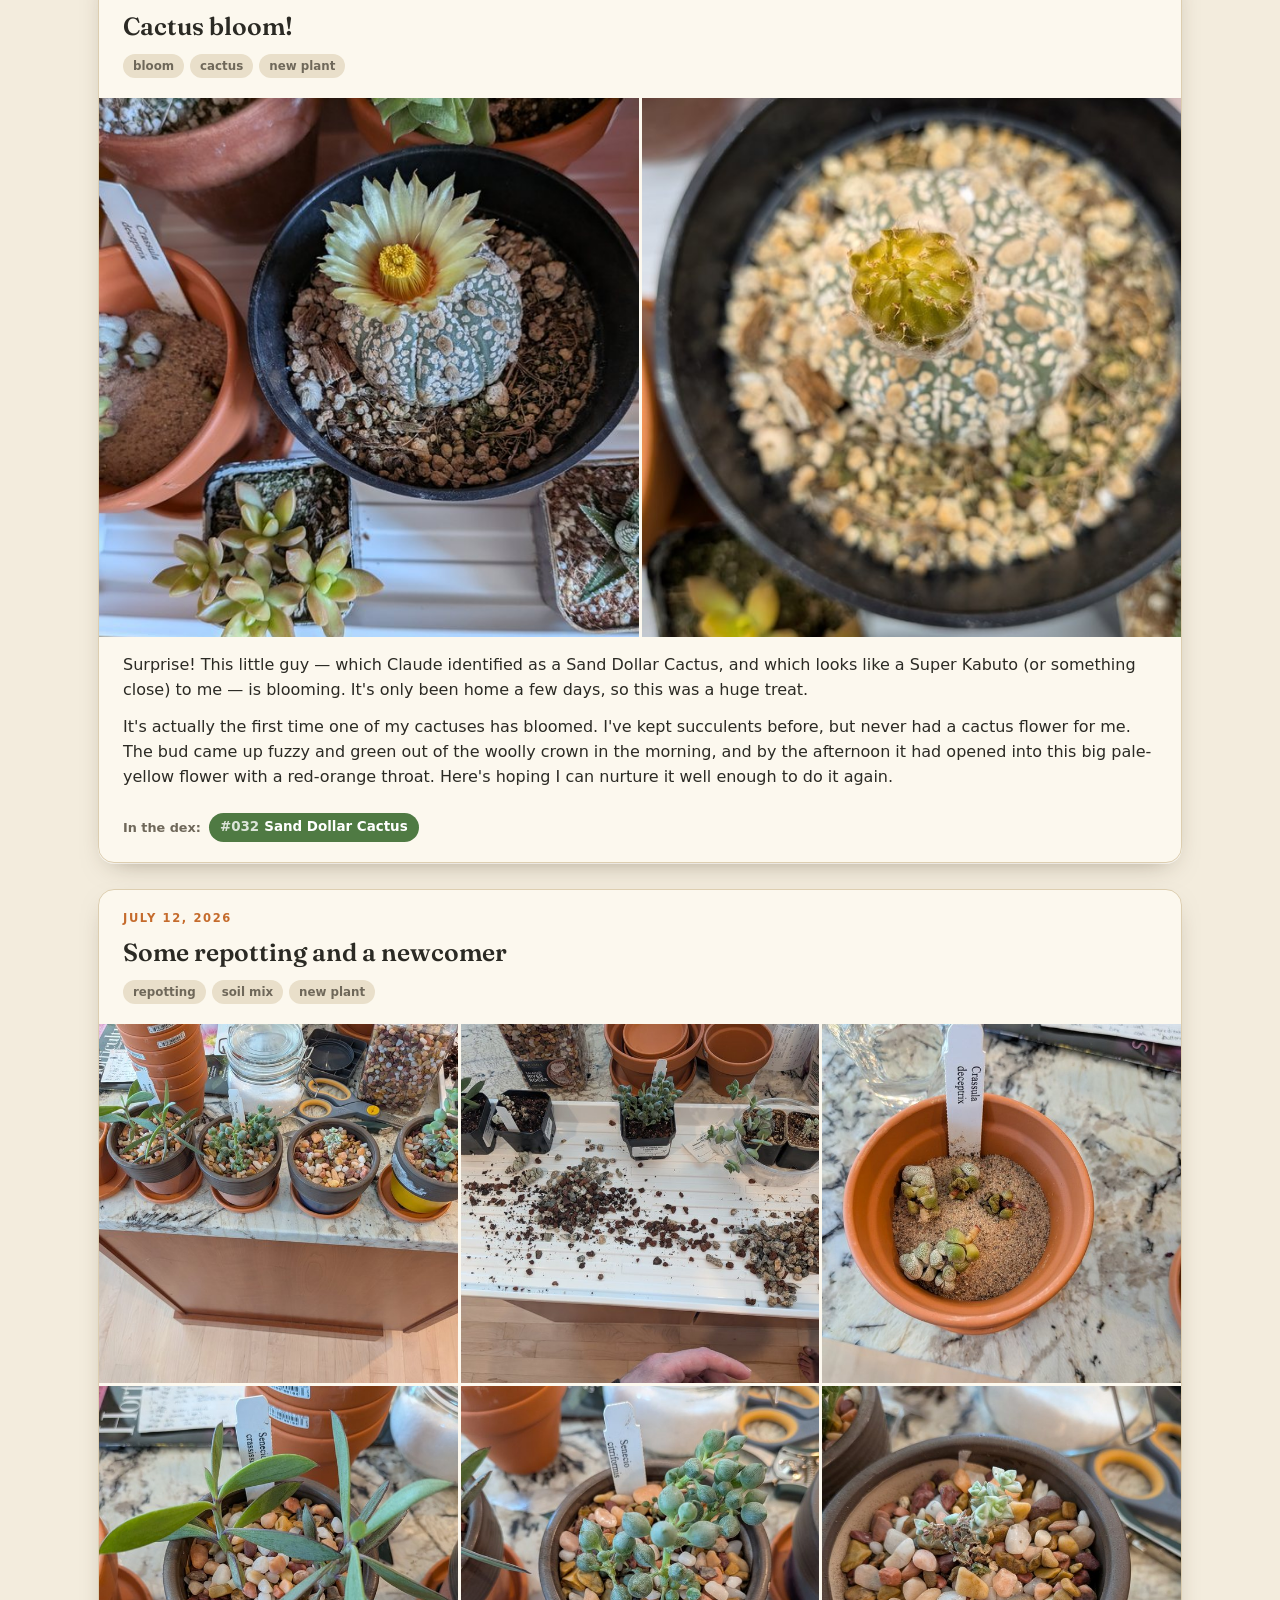
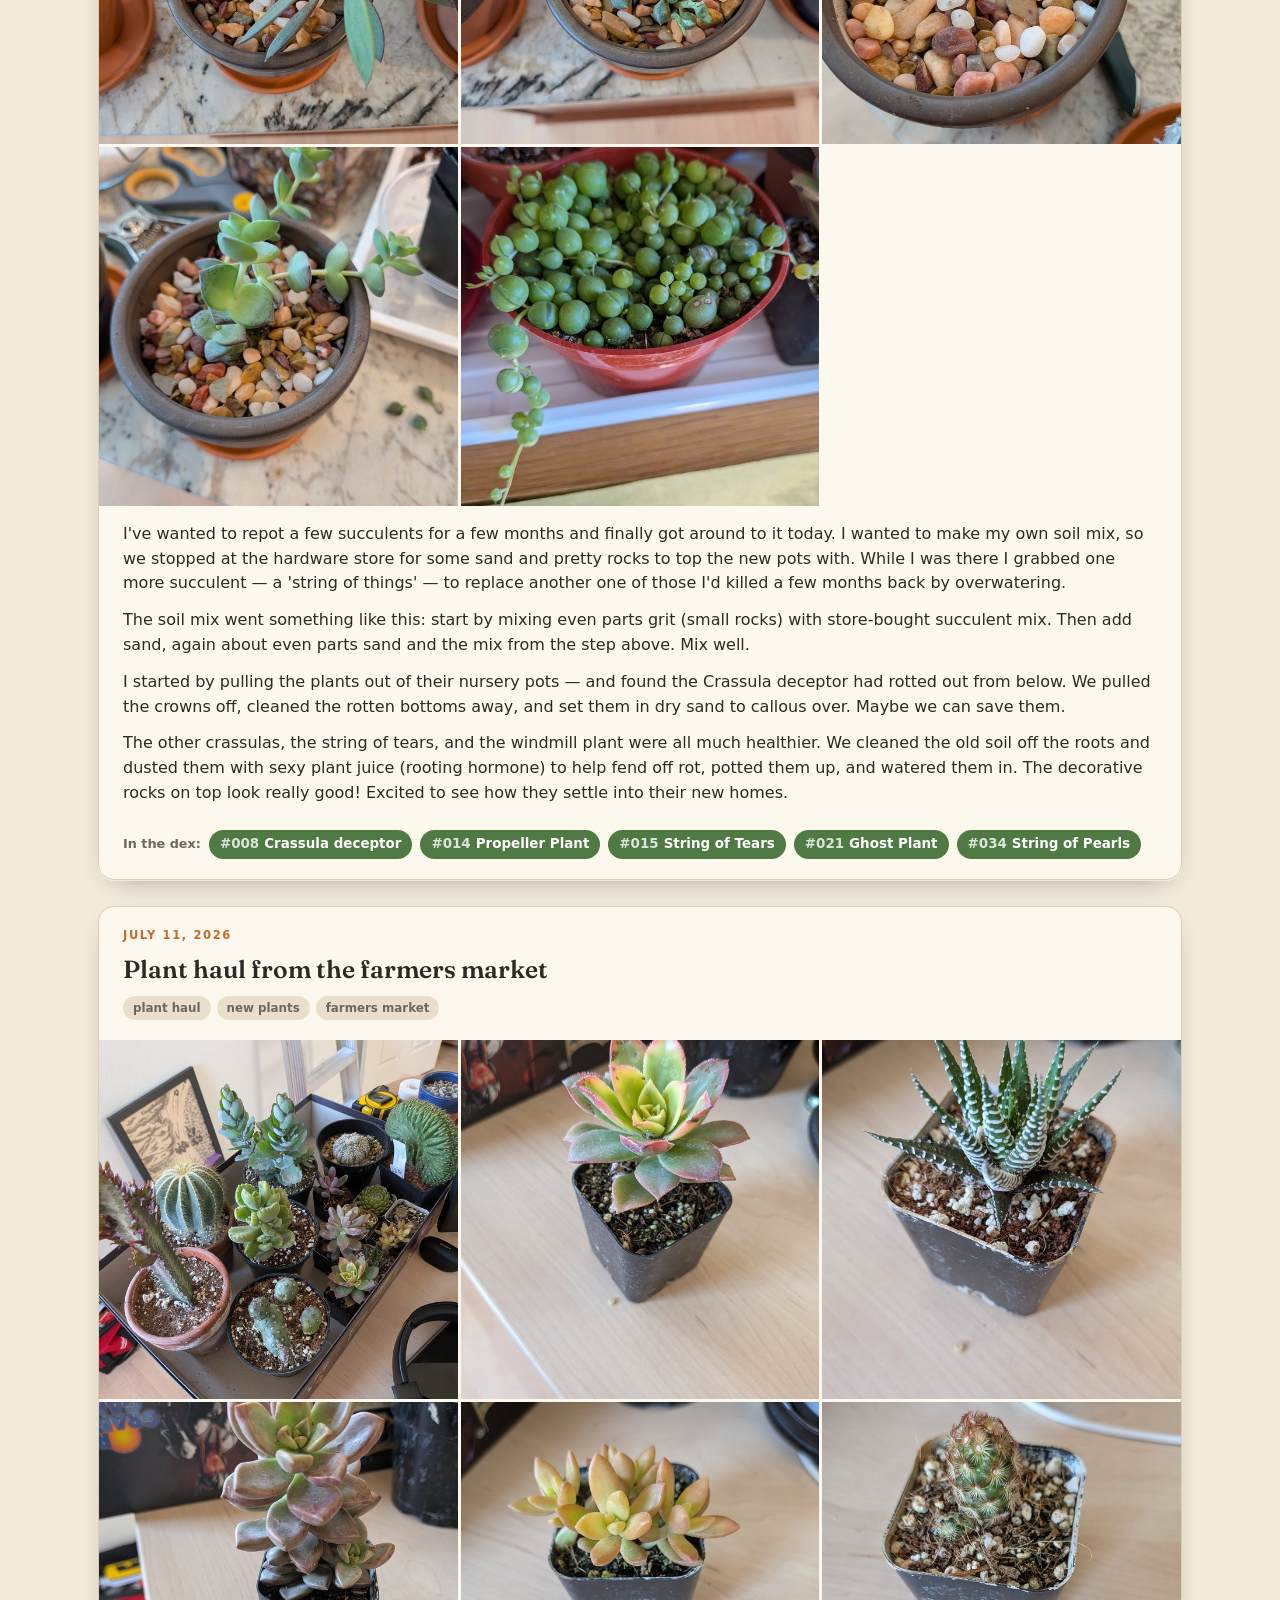
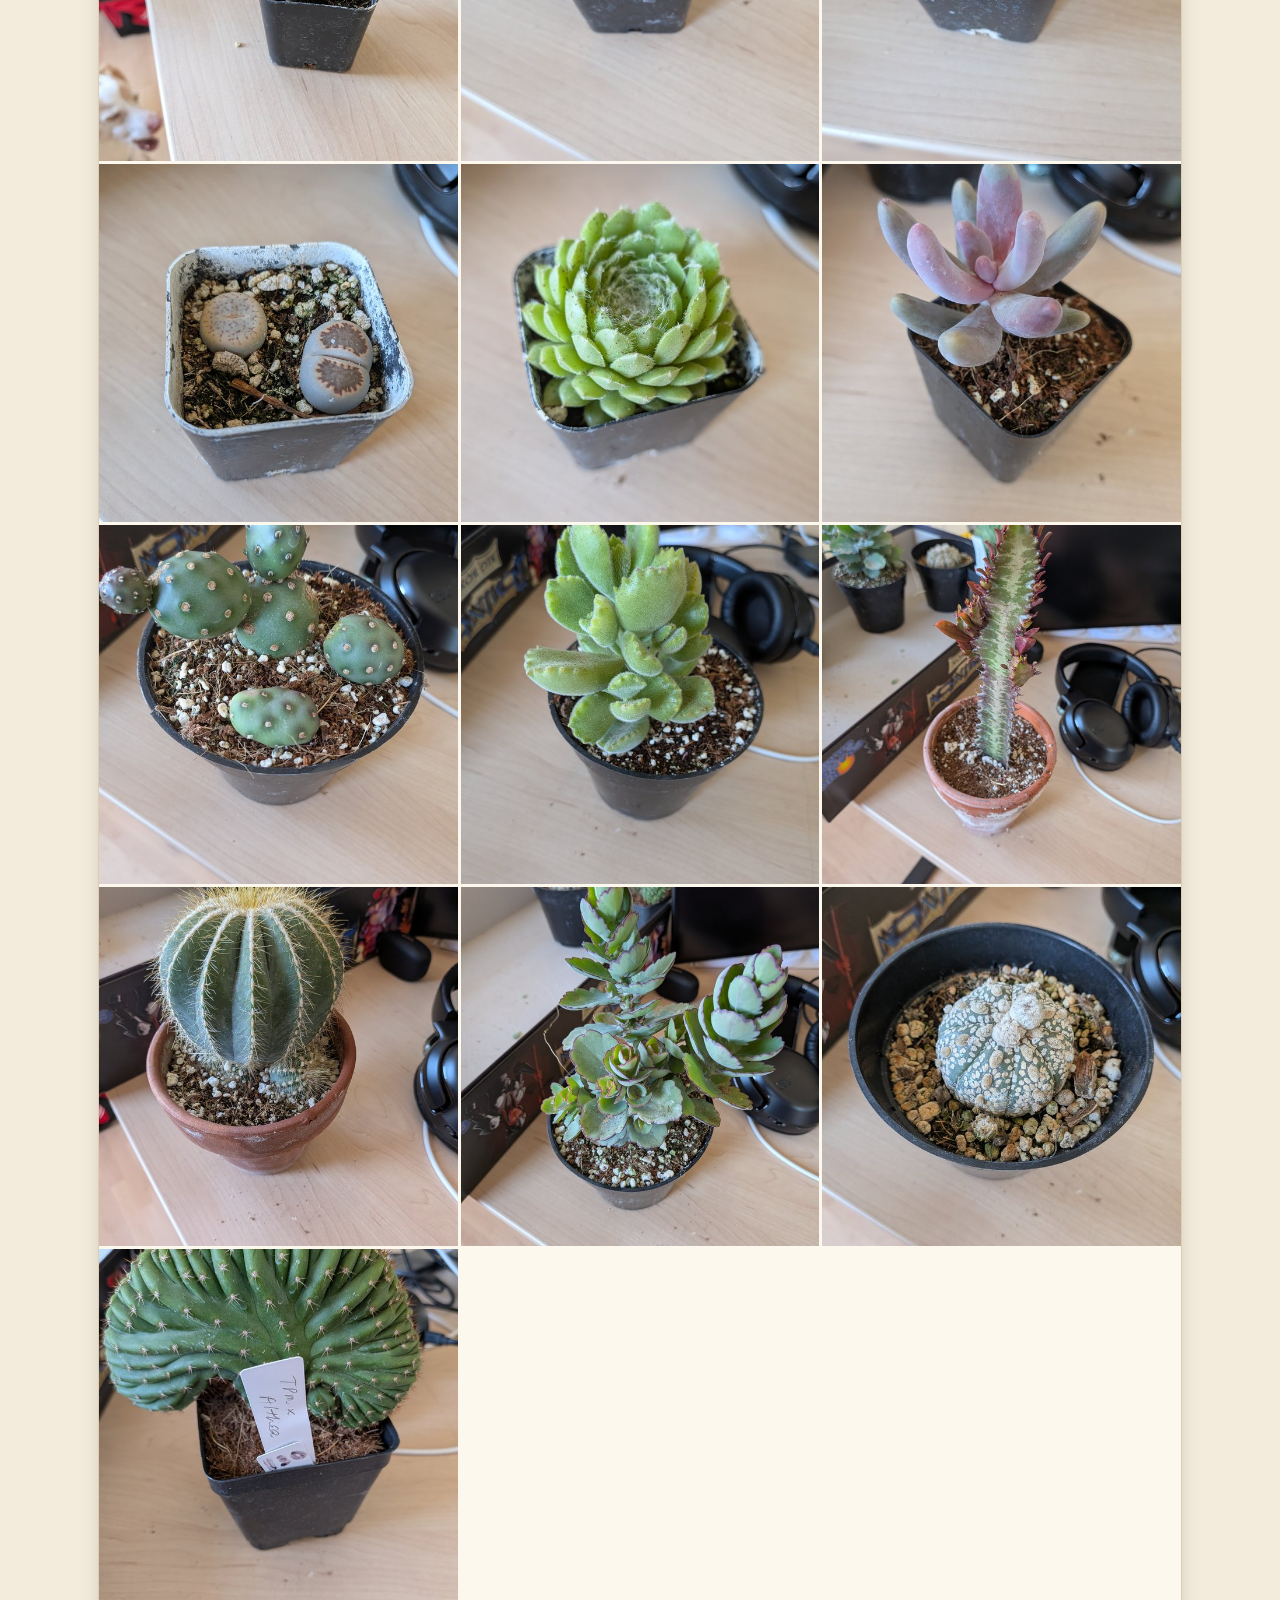
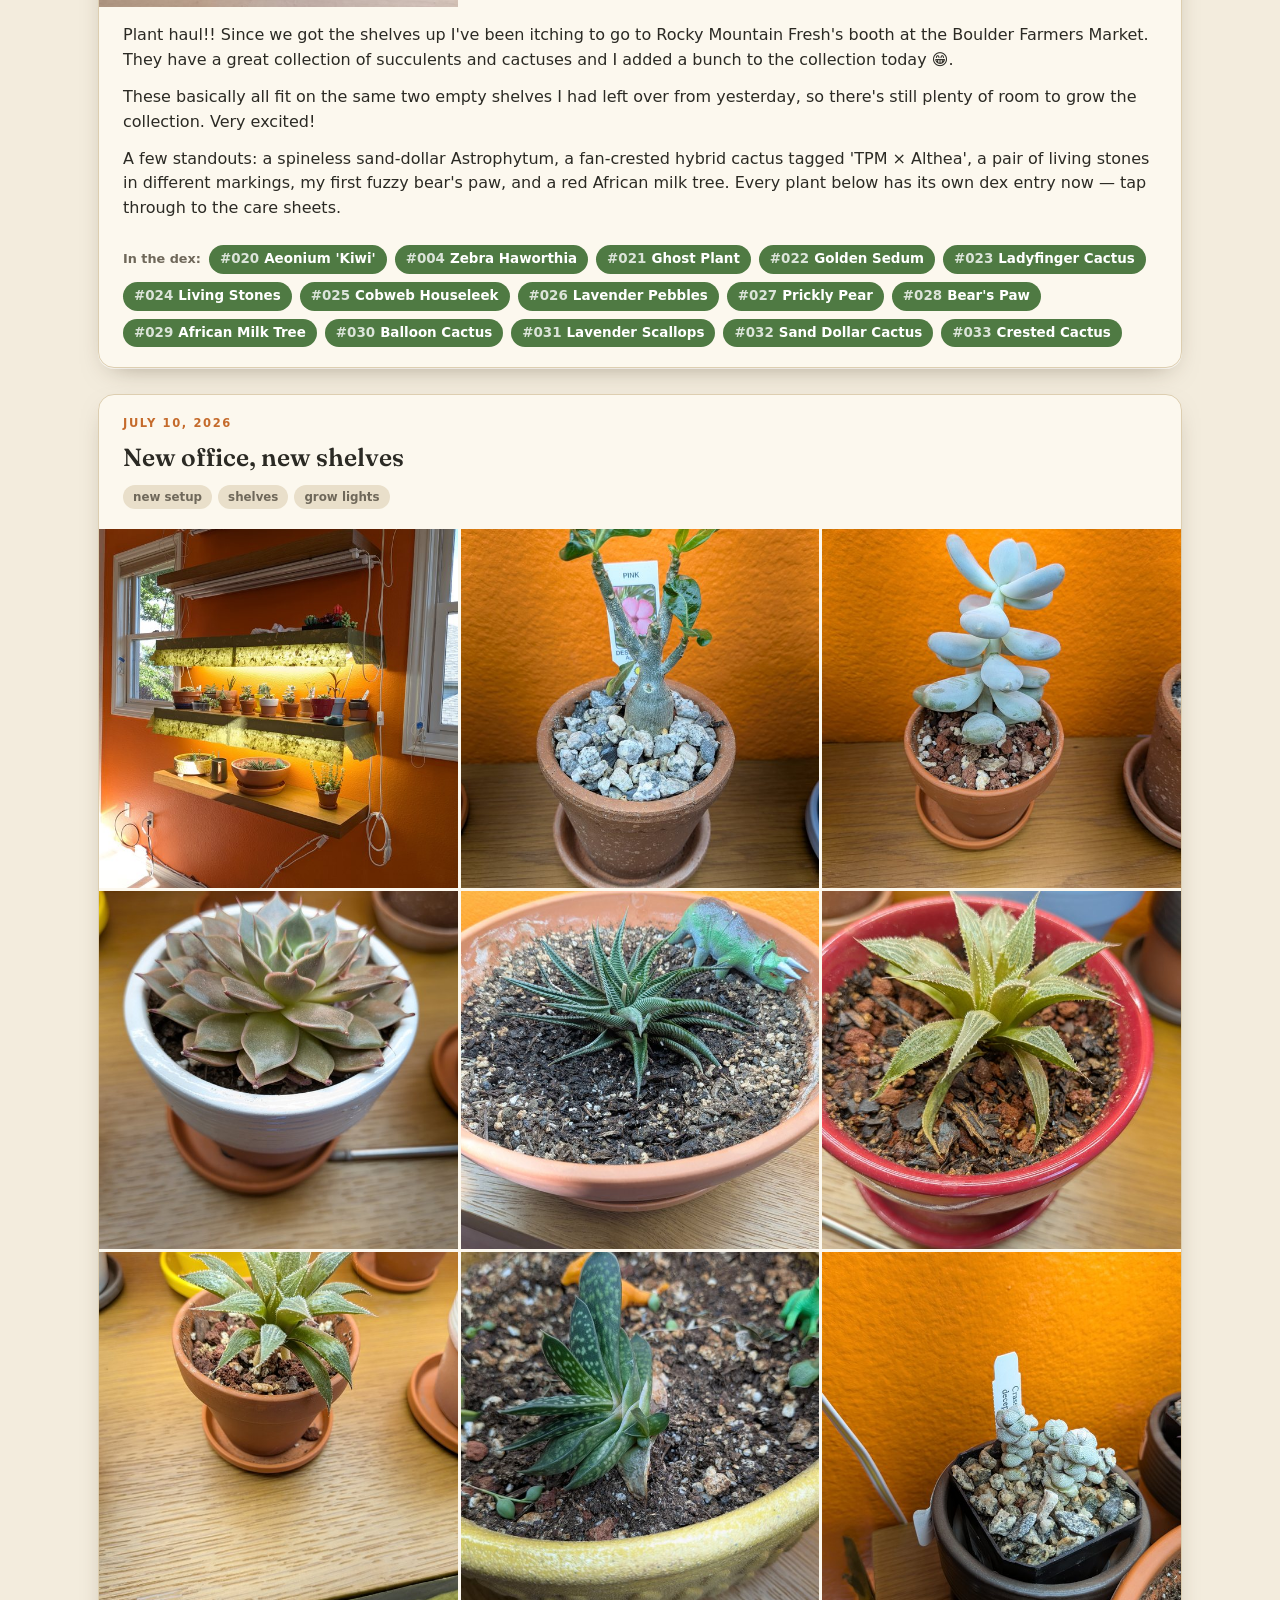
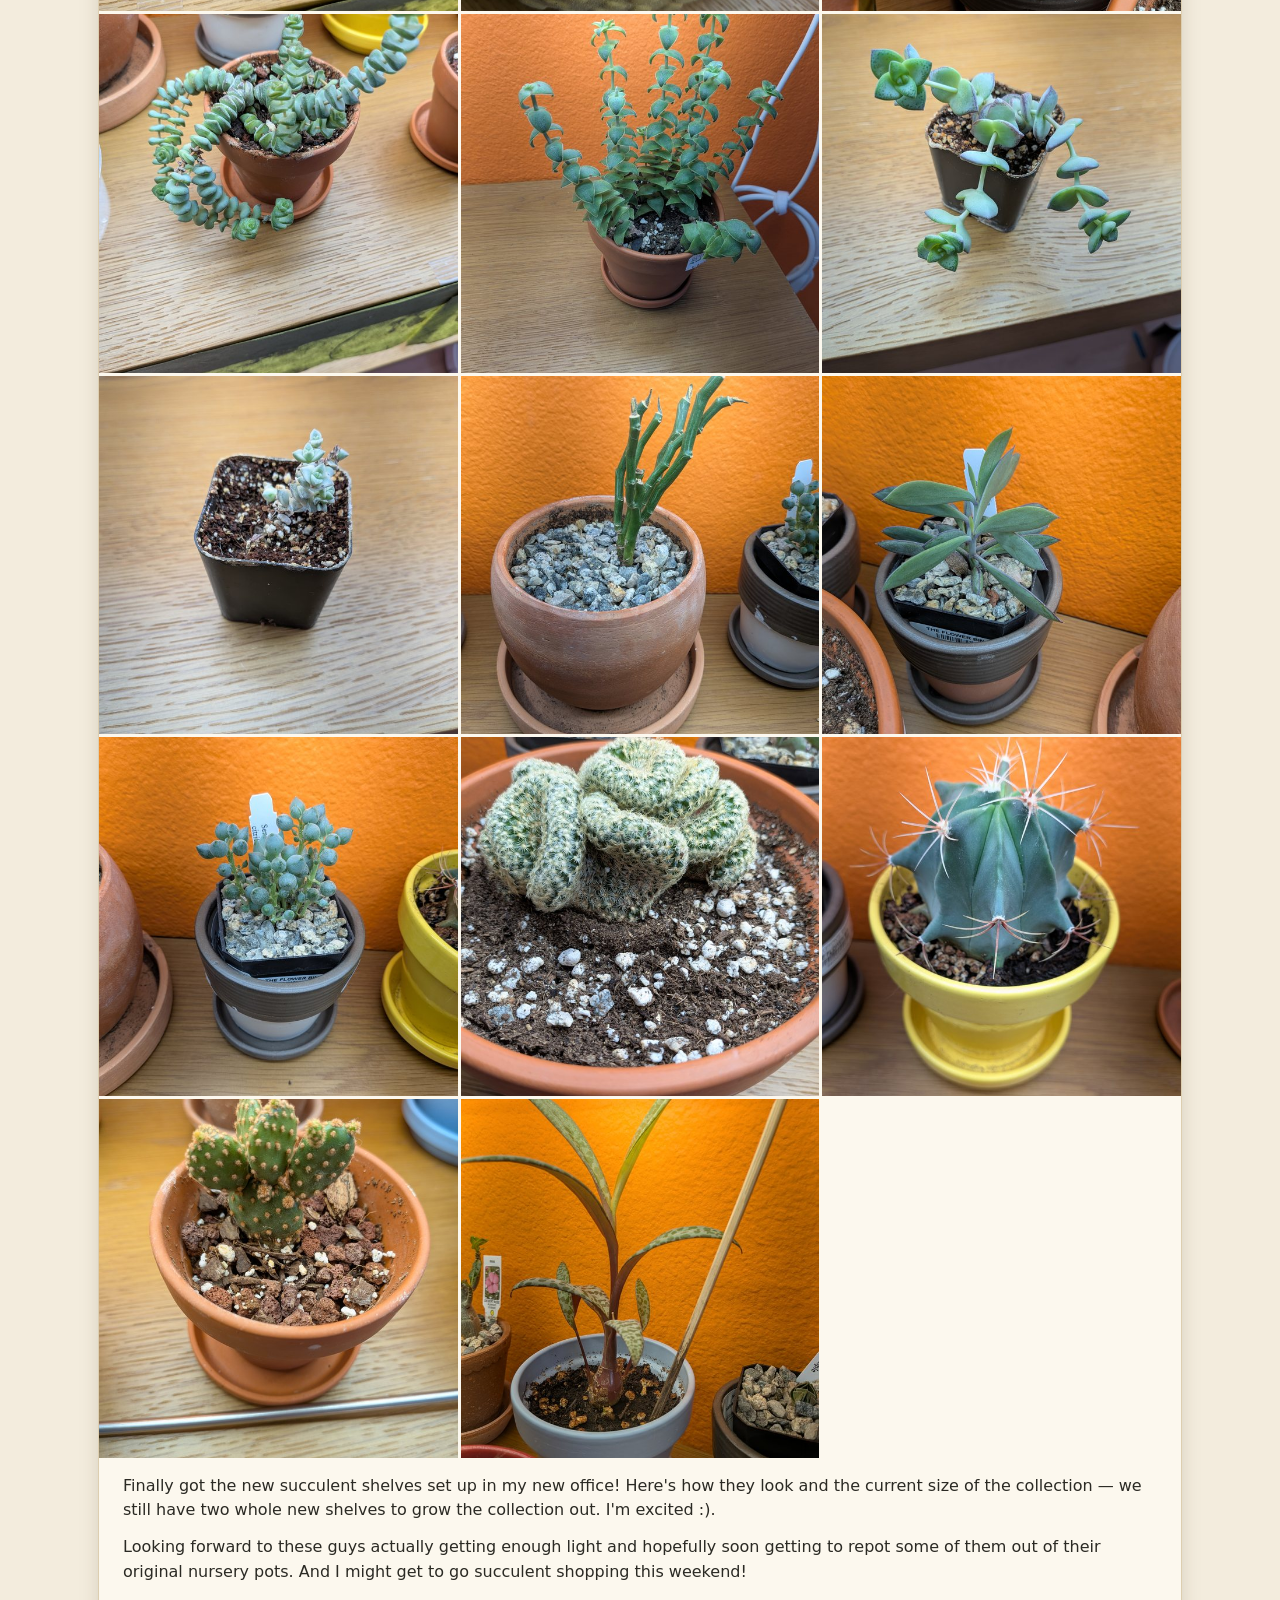
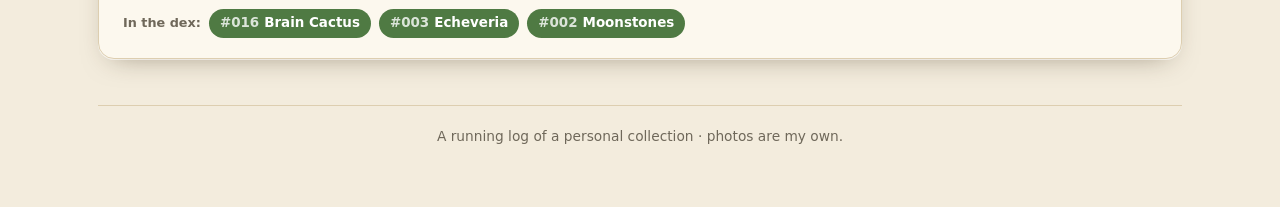
<file: journal.html>
<!DOCTYPE html>
<html lang="en">
<head>
<meta charset="UTF-8">
<meta name="viewport" content="width=device-width, initial-scale=1.0">
<title>Journal · Evan's Succulents</title>
<meta name="description" content="A running journal of my succulent & cactus collection — new plants, repottings, pups, and blooms.">
<meta name="theme-color" content="#f3ecdd">
<link rel="icon" href="data:image/svg+xml,%3Csvg xmlns='http://www.w3.org/2000/svg' viewBox='0 0 24 24'%3E%3Crect width='24' height='24' rx='5' fill='%234f7a43'/%3E%3Cpath d='M12 19v-6' stroke='%23fcf8ee' stroke-width='1.4' stroke-linecap='round'/%3E%3Cellipse cx='12' cy='9' rx='2' ry='5' fill='%23fcf8ee'/%3E%3Cellipse cx='8.5' cy='11' rx='1.6' ry='4' fill='%23dfeecf' transform='rotate(-30 8.5 11)'/%3E%3Cellipse cx='15.5' cy='11' rx='1.6' ry='4' fill='%23dfeecf' transform='rotate(30 15.5 11)'/%3E%3C/svg%3E">
<link rel="preconnect" href="https://fonts.googleapis.com">
<link href="https://fonts.googleapis.com/css2?family=Fraunces:ital,opsz,wght@0,9..144,400;0,9..144,600;1,9..144,400&display=swap" rel="stylesheet">
<link rel="stylesheet" href="styles.css">
</head>
<body>
<div class="topbar"><div class="topbar-in">
  <a class="brand" href="index.html"><svg class="glyph" viewBox="0 0 24 24"><rect width="24" height="24" rx="5" fill="#4f7a43"/><path d="M12 19v-6" stroke="#fcf8ee" stroke-width="1.4" stroke-linecap="round"/><ellipse cx="12" cy="9" rx="2" ry="5" fill="#fcf8ee"/><ellipse cx="8.5" cy="11" rx="1.6" ry="4" fill="#dfeecf" transform="rotate(-30 8.5 11)"/><ellipse cx="15.5" cy="11" rx="1.6" ry="4" fill="#dfeecf" transform="rotate(30 15.5 11)"/></svg><b>Evan's Succulents</b></a>
  <nav class="navlinks">
    <a href="journal.html">Journal</a>
    <a href="dex.html">Pokédex</a>
    <button class="themebtn" type="button"></button>
  </nav>
</div></div>

<div class="wrap">
<header class="masthead">
  <div class="kicker">The Collection Journal</div>
  <h1 class="display">Journal</h1>
  <p class="sub">New arrivals, repottings, pups pulled and potted, and the occasional bloom — logged as they happen, newest first.</p>
</header>

<div id="feed" class="feed">
  <article class="entry"><div class="entry-head"><div class="skel"><div class="ln s"></div><div class="ln t"></div><div class="ln w"></div><div class="ln w"></div></div></div></article>
</div>

<footer>
  A running log of a personal collection · photos are my own.
</footer>
</div>

<div class="lbox" id="lbox" role="dialog" aria-modal="true" aria-label="Photo viewer" aria-hidden="true">
  <div class="lb-cap"><div class="lb-capmain"><span id="lbCount" class="lb-count"></span><span id="lbCapText"></span></div><a id="lbSrc" href="#">Source ↗</a></div>
  <button class="rbtn lb-close" id="lbClose" aria-label="Close" title="Close">×</button>
  <div class="lb-stage" id="lbStage"><img id="lbImg" alt="" draggable="false"></div>
  <button class="rbtn lb-nav lb-prev" id="lbPrev" aria-label="Previous photo" title="Previous" hidden>‹</button>
  <button class="rbtn lb-nav lb-next" id="lbNext" aria-label="Next photo" title="Next" hidden>›</button>
  <div class="lb-hint" id="lbHint">Pinch, scroll, or double-tap to zoom · drag to pan</div>
  <div class="lb-zoomctl">
    <button class="rbtn" id="lbOut" aria-label="Zoom out" title="Zoom out">−</button>
    <button class="rbtn" id="lbReset" aria-label="Fit to screen" title="Fit to screen">⤢</button>
    <button class="rbtn" id="lbIn" aria-label="Zoom in" title="Zoom in">+</button>
  </div>
</div>

<script src="reel.js"></script>
<script src="site.js"></script>
<script src="journal.js"></script>
</body>
</html>
</file>
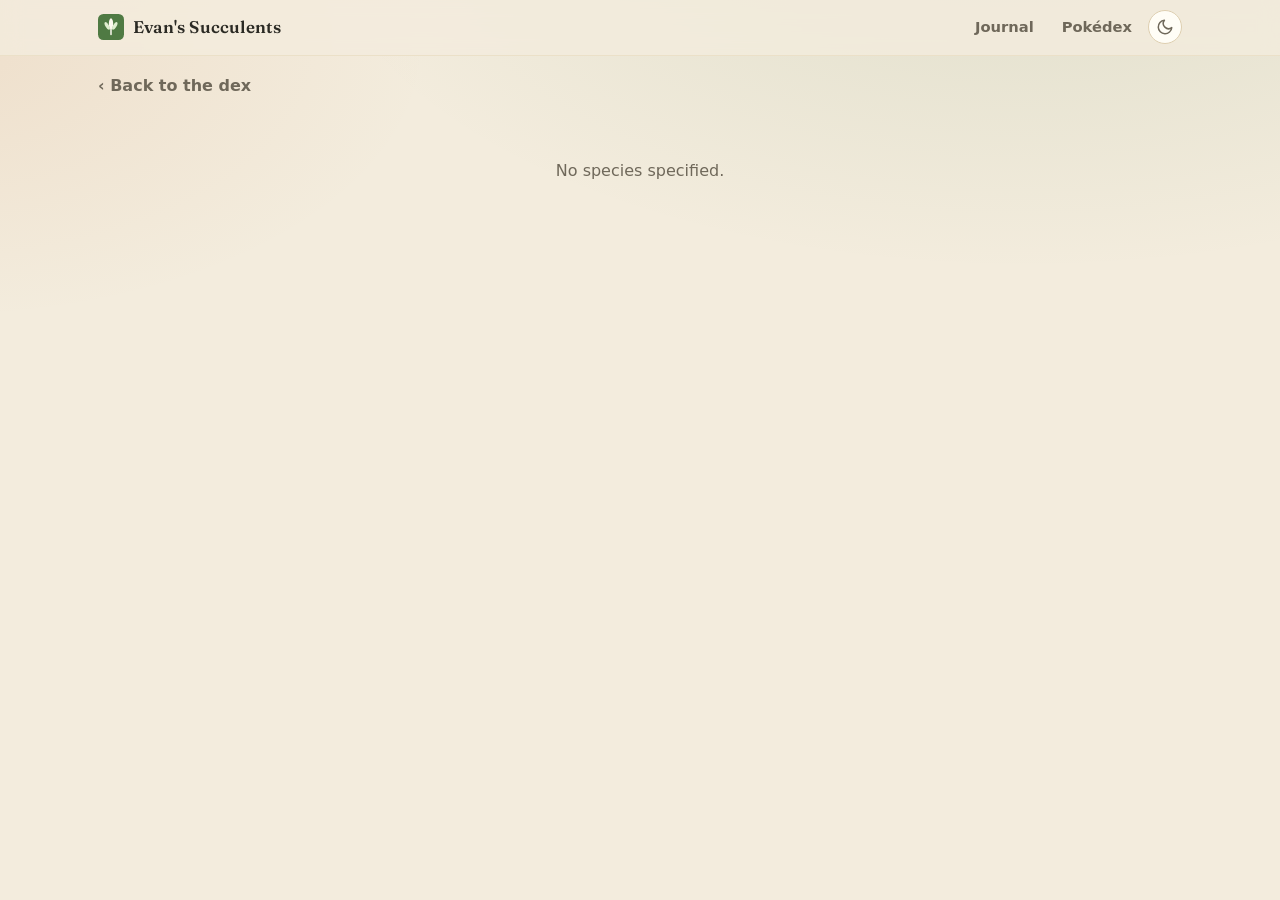
<file: species.html>
<!DOCTYPE html>
<html lang="en">
<head>
<meta charset="UTF-8">
<meta name="viewport" content="width=device-width, initial-scale=1.0">
<title>Dex entry · Evan's Succulents</title>
<meta name="description" content="A care sheet for one succulent or cactus in my collection.">
<meta name="theme-color" content="#f3ecdd">
<link rel="icon" href="data:image/svg+xml,%3Csvg xmlns='http://www.w3.org/2000/svg' viewBox='0 0 24 24'%3E%3Crect width='24' height='24' rx='5' fill='%234f7a43'/%3E%3Cpath d='M12 19v-6' stroke='%23fcf8ee' stroke-width='1.4' stroke-linecap='round'/%3E%3Cellipse cx='12' cy='9' rx='2' ry='5' fill='%23fcf8ee'/%3E%3Cellipse cx='8.5' cy='11' rx='1.6' ry='4' fill='%23dfeecf' transform='rotate(-30 8.5 11)'/%3E%3Cellipse cx='15.5' cy='11' rx='1.6' ry='4' fill='%23dfeecf' transform='rotate(30 15.5 11)'/%3E%3C/svg%3E">
<meta property="og:type" content="article">
<meta property="og:title" content="Dex entry · Evan's Succulents">
<link rel="preconnect" href="https://fonts.googleapis.com">
<link href="https://fonts.googleapis.com/css2?family=Fraunces:ital,opsz,wght@0,9..144,400;0,9..144,600;1,9..144,400&display=swap" rel="stylesheet">
<link rel="stylesheet" href="styles.css">
</head>
<body>
<div class="topbar"><div class="topbar-in">
  <a class="brand" href="index.html"><svg class="glyph" viewBox="0 0 24 24"><rect width="24" height="24" rx="5" fill="#4f7a43"/><path d="M12 19v-6" stroke="#fcf8ee" stroke-width="1.4" stroke-linecap="round"/><ellipse cx="12" cy="9" rx="2" ry="5" fill="#fcf8ee"/><ellipse cx="8.5" cy="11" rx="1.6" ry="4" fill="#dfeecf" transform="rotate(-30 8.5 11)"/><ellipse cx="15.5" cy="11" rx="1.6" ry="4" fill="#dfeecf" transform="rotate(30 15.5 11)"/></svg><b>Evan's Succulents</b></a>
  <nav class="navlinks">
    <a href="journal.html">Journal</a>
    <a href="dex.html">Pokédex</a>
    <button class="themebtn" type="button"></button>
  </nav>
</div></div>

<div class="wrap">
  <div id="detail" class="detail">
    <a class="backlink" href="dex.html">‹ Back to the dex</a>
    <article class="sheet"><div class="sheet-head"><div class="plate hero skel-plate"></div><div class="sheet-intro">
      <div class="skel"><div class="ln t"></div><div class="ln s"></div><div class="ln w"></div><div class="ln w"></div></div>
    </div></div></article>
  </div>
</div>

<div class="lbox" id="lbox" role="dialog" aria-modal="true" aria-label="Photo viewer" aria-hidden="true">
  <div class="lb-cap"><div class="lb-capmain"><span id="lbCount" class="lb-count"></span><span id="lbCapText"></span></div><a id="lbSrc" href="#">Source ↗</a></div>
  <button class="rbtn lb-close" id="lbClose" aria-label="Close" title="Close">×</button>
  <div class="lb-stage" id="lbStage"><img id="lbImg" alt="" draggable="false"></div>
  <button class="rbtn lb-nav lb-prev" id="lbPrev" aria-label="Previous photo" title="Previous" hidden>‹</button>
  <button class="rbtn lb-nav lb-next" id="lbNext" aria-label="Next photo" title="Next" hidden>›</button>
  <div class="lb-hint" id="lbHint">Pinch, scroll, or double-tap to zoom · drag to pan</div>
  <div class="lb-zoomctl">
    <button class="rbtn" id="lbOut" aria-label="Zoom out" title="Zoom out">−</button>
    <button class="rbtn" id="lbReset" aria-label="Fit to screen" title="Fit to screen">⤢</button>
    <button class="rbtn" id="lbIn" aria-label="Zoom in" title="Zoom in">+</button>
  </div>
</div>

<script src="reel.js"></script>
<script src="site.js"></script>
<script src="species.js"></script>
</body>
</html>
</file>
<file: styles.css>
/* styles.css — the whole look of the site: home, dex grid, species entry, journal, lightbox.
   Design brief: a "dex-flavored, tasteful" succulent field guide — Pokedex DNA (entry numbers,
   colored type badges, a scanline/lens masthead accent) worn lightly over a warm, gritty,
   desert-botanical palette. Light + dark themes; everything responsive; no build step. */

/* ---------- theme tokens ---------- */
:root{
  --sand:#f3ecdd; --sand2:#e9dfca; --card:#fcf8ee; --panel:#fffdf6;
  --ink:#2b2a24; --ink-soft:#6f685a; --line:#ddceb0; --line-soft:#ebe0c8;
  --cactus:#4f7a43; --cactus-soft:#7fa063; --spine:#c56b2c; --bloom:#c94f7c;
  --dex:#d43f38; --dex-deep:#a72a2a; --lens:#4a9fd4;
  --gold:#9a7b1e; --sky:#3e6ea8;
  --shadow:0 1px 0 #fff9, 0 10px 28px -14px rgba(60,44,20,.5);
  --shadow-lift:0 2px 0 #fff9, 0 18px 40px -18px rgba(60,44,20,.6);
  --radius:16px; --radius-sm:10px;
  --serif:"Fraunces", Georgia, "Times New Roman", serif;
  --sans:system-ui, -apple-system, "Segoe UI", Roboto, Helvetica, Arial, sans-serif;
}
@media (prefers-color-scheme: dark){
  :root{
    --sand:#181712; --sand2:#211f18; --card:#232019; --panel:#2a2620;
    --ink:#ece4d3; --ink-soft:#a89f8c; --line:#3d382c; --line-soft:#322e25;
    --cactus:#7fae63; --cactus-soft:#5f7d47; --spine:#e0894a; --bloom:#e57fa4;
    --dex:#e5564e; --dex-deep:#c23c39; --lens:#5cb2e6;
    --gold:#cba844; --sky:#7aa8dc;
    --shadow:0 1px 0 #ffffff08, 0 12px 30px -16px rgba(0,0,0,.7);
    --shadow-lift:0 2px 0 #ffffff10, 0 20px 46px -20px rgba(0,0,0,.8);
  }
}
:root[data-theme="light"]{
  --sand:#f3ecdd; --sand2:#e9dfca; --card:#fcf8ee; --panel:#fffdf6;
  --ink:#2b2a24; --ink-soft:#6f685a; --line:#ddceb0; --line-soft:#ebe0c8;
  --cactus:#4f7a43; --cactus-soft:#7fa063; --spine:#c56b2c; --bloom:#c94f7c;
  --dex:#d43f38; --dex-deep:#a72a2a; --lens:#4a9fd4; --gold:#9a7b1e; --sky:#3e6ea8;
  --shadow:0 1px 0 #fff9, 0 10px 28px -14px rgba(60,44,20,.5);
  --shadow-lift:0 2px 0 #fff9, 0 18px 40px -18px rgba(60,44,20,.6);
}
:root[data-theme="dark"]{
  --sand:#181712; --sand2:#211f18; --card:#232019; --panel:#2a2620;
  --ink:#ece4d3; --ink-soft:#a89f8c; --line:#3d382c; --line-soft:#322e25;
  --cactus:#7fae63; --cactus-soft:#5f7d47; --spine:#e0894a; --bloom:#e57fa4;
  --dex:#e5564e; --dex-deep:#c23c39; --lens:#5cb2e6; --gold:#cba844; --sky:#7aa8dc;
  --shadow:0 1px 0 #ffffff08, 0 12px 30px -16px rgba(0,0,0,.7);
  --shadow-lift:0 2px 0 #ffffff10, 0 20px 46px -20px rgba(0,0,0,.8);
}

*{ box-sizing:border-box; }
html{ -webkit-text-size-adjust:100%; }
body{
  margin:0; font-family:var(--sans); color:var(--ink); line-height:1.55;
  background:
    radial-gradient(1200px 600px at 80% -10%, color-mix(in srgb, var(--cactus) 12%, transparent), transparent 60%),
    radial-gradient(900px 500px at -5% 5%, color-mix(in srgb, var(--spine) 10%, transparent), transparent 55%),
    var(--sand);
  min-height:100vh;
}
a{ color:inherit; }
img{ max-width:100%; }
.wrap{ max-width:1120px; margin:0 auto; padding:0 18px 60px; }

/* ---------- top nav ---------- */
.topbar{ position:sticky; top:0; z-index:40; backdrop-filter:blur(10px);
  background:color-mix(in srgb, var(--sand) 82%, transparent); border-bottom:1px solid var(--line-soft); }
.topbar-in{ max-width:1120px; margin:0 auto; padding:9px 18px; display:flex; align-items:center; gap:14px; }
.brand{ display:flex; align-items:center; gap:9px; text-decoration:none; font-weight:700; letter-spacing:.2px; }
.brand .glyph{ width:26px; height:26px; flex:0 0 auto; }
.brand b{ font-family:var(--serif); font-weight:600; font-size:1.06rem; }
.navlinks{ margin-left:auto; display:flex; align-items:center; gap:4px; }
.navlinks a{ text-decoration:none; color:var(--ink-soft); font-weight:600; font-size:.92rem;
  padding:7px 12px; border-radius:99px; }
.navlinks a:hover{ color:var(--ink); background:color-mix(in srgb, var(--cactus) 14%, transparent); }
.navlinks a.on{ color:#fff; background:var(--cactus); }
.themebtn{ display:inline-grid; place-items:center; width:34px; height:34px; border-radius:99px;
  border:1px solid var(--line); background:var(--panel); color:var(--ink-soft); cursor:pointer; }
.themebtn:hover{ color:var(--ink); }

/* ---------- mastheads ---------- */
.masthead{ text-align:center; padding:40px 8px 24px; }
.kicker{ text-transform:uppercase; letter-spacing:.22em; font-size:.72rem; font-weight:700; color:var(--spine); }
.display{ font-family:var(--serif); font-weight:600; letter-spacing:-.02em; line-height:1.02;
  font-size:clamp(2.1rem, 6vw, 3.4rem); margin:.28em 0 .2em; }
.sub{ max-width:640px; margin:0 auto; color:var(--ink-soft); font-size:1.02rem; }
.meta-row{ display:flex; gap:18px; justify-content:center; flex-wrap:wrap; margin-top:16px;
  color:var(--ink-soft); font-size:.9rem; }
.meta-row b{ color:var(--ink); }

/* ---------- home portals ---------- */
.hero{ text-align:center; padding:56px 8px 20px; position:relative; }
.hero .lensrow{ display:flex; align-items:center; justify-content:center; gap:10px; margin-bottom:12px; }
.lens{ width:34px; height:34px; border-radius:50%; background:radial-gradient(circle at 32% 30%, #eaf6ff, var(--lens) 60%, #1c5f8f);
  box-shadow:0 0 0 4px color-mix(in srgb, var(--lens) 30%, transparent), inset 0 0 6px #0004; }
.led{ width:11px; height:11px; border-radius:50%; box-shadow:inset 0 0 3px #0006; }
.led.r{ background:var(--dex); } .led.y{ background:var(--gold); } .led.g{ background:var(--cactus); }
.portals{ display:grid; grid-template-columns:1fr 1fr; gap:18px; margin:30px 0 8px; }
@media (max-width:640px){ .portals{ grid-template-columns:1fr; } }
.portal{ text-decoration:none; color:inherit; border:1px solid var(--line); border-radius:var(--radius);
  background:var(--panel); padding:26px 24px; box-shadow:var(--shadow); transition:transform .15s, box-shadow .15s;
  display:flex; flex-direction:column; gap:8px; position:relative; overflow:hidden; }
.portal:hover{ transform:translateY(-3px); box-shadow:var(--shadow-lift); }
.portal .picn{ width:44px; height:44px; color:var(--cactus); }
.portal h2{ font-family:var(--serif); font-weight:600; margin:6px 0 0; font-size:1.5rem; }
.portal p{ margin:0; color:var(--ink-soft); }
.portal .go{ margin-top:8px; font-weight:700; color:var(--dex); }
.portal.dex .picn{ color:var(--dex); }
.portal::after{ content:""; position:absolute; inset:0 0 auto auto; width:120px; height:120px;
  background:radial-gradient(circle, color-mix(in srgb, var(--cactus) 16%, transparent), transparent 70%);
  transform:translate(40%,-40%); pointer-events:none; }
.portal.dex::after{ background:radial-gradient(circle, color-mix(in srgb, var(--dex) 16%, transparent), transparent 70%); }

.section-head{ display:flex; align-items:baseline; gap:12px; margin:44px 0 16px; }
.section-head h2{ font-family:var(--serif); font-weight:600; font-size:1.5rem; margin:0; }
.section-head a{ margin-left:auto; text-decoration:none; font-weight:700; color:var(--dex); font-size:.92rem; }
.section-head .rule{ flex:1; height:1px; background:var(--line); }

/* ---------- toolbar (dex + journal) ---------- */
.toolbar{ display:flex; gap:10px; flex-wrap:wrap; align-items:center; margin:8px 0 6px; }
.search{ flex:1 1 260px; display:flex; align-items:center; gap:8px; background:var(--panel);
  border:1px solid var(--line); border-radius:99px; padding:9px 14px; color:var(--ink-soft); min-width:0; }
.search input{ border:0; background:transparent; color:var(--ink); font:inherit; flex:1; min-width:0; outline:none; }
.search-clear{ border:0; background:transparent; color:var(--ink-soft); font-size:1.2rem; cursor:pointer; line-height:1; }
.sortbar{ display:flex; align-items:center; gap:8px; }
.sortlbl{ font-size:.85rem; color:var(--ink-soft); font-weight:600; }
.sortsel, .filter-toggle{ font:inherit; font-size:.9rem; font-weight:600; color:var(--ink);
  background:var(--panel); border:1px solid var(--line); border-radius:99px; padding:9px 14px; cursor:pointer; }
.filter-toggle{ display:flex; align-items:center; gap:8px; }
.ftcount{ background:var(--cactus); color:#fff; border-radius:99px; font-size:.72rem; padding:1px 7px; }
.ftchev svg{ width:14px; height:14px; transition:transform .18s; }
.filter-toggle[aria-expanded="true"] .ftchev svg{ transform:rotate(180deg); }
.filters{ display:none; gap:16px; flex-wrap:wrap; padding:14px 2px 2px; }
.filters.open{ display:flex; }
.fgroup{ min-width:120px; }
.fgroup h4{ margin:0 0 7px; font-size:.72rem; text-transform:uppercase; letter-spacing:.12em; color:var(--ink-soft); }
.chips{ display:flex; flex-wrap:wrap; gap:6px; }
.chip{ font:inherit; font-size:.82rem; font-weight:600; border:1px solid var(--line); background:var(--panel);
  color:var(--ink-soft); border-radius:99px; padding:5px 11px; cursor:pointer; display:inline-flex; align-items:center; gap:5px; }
.chip .fc{ opacity:.6; font-variant-numeric:tabular-nums; font-weight:600; }
.chip:hover{ color:var(--ink); border-color:var(--cactus-soft); }
.chip.on{ background:var(--cactus); color:#fff; border-color:var(--cactus); }
.chip.on .fc{ opacity:.85; }
.chip .sw{ width:11px; height:11px; border-radius:50%; box-shadow:inset 0 0 0 1px #0002; }
.legend{ display:flex; align-items:center; gap:12px; margin:12px 2px 6px; color:var(--ink-soft); font-size:.88rem; }
.clearfilters{ border:0; background:transparent; color:var(--dex); font-weight:700; cursor:pointer; }

/* ---------- grid + sections ---------- */
#content{ margin-top:6px; }
.grp{ margin:26px 0; }
.group-head{ display:flex; align-items:center; gap:10px; cursor:pointer; }
.group-head h2{ font-family:var(--serif); font-weight:600; font-size:1.35rem; margin:0; }
.group-head .gc{ background:var(--sand2); color:var(--ink-soft); border-radius:99px; font-size:.78rem; padding:2px 9px; font-weight:700; }
.group-head .rule{ flex:1; height:1px; background:var(--line); }
.chev{ border:0; background:transparent; color:var(--ink-soft); cursor:pointer; padding:2px; display:grid; place-items:center; }
.chev svg{ width:16px; height:16px; transition:transform .18s; }
.grp.collapsed .chev svg{ transform:rotate(-90deg); }
.grp.collapsed .grid{ display:none; }
.group-desc{ margin:4px 0 0 26px; color:var(--ink-soft); font-size:.9rem; }
.subgroup{ margin:14px 0 4px 2px; font-size:.74rem; text-transform:uppercase; letter-spacing:.14em;
  color:var(--spine); font-weight:700; font-style:italic; }
.grid{ display:grid; grid-template-columns:repeat(auto-fill, minmax(270px, 1fr)); gap:18px; margin-top:12px; }
.empty-note{ color:var(--ink-soft); padding:30px 4px; text-align:center; }

/* ---------- dex card ---------- */
.card{ background:var(--card); border:1px solid var(--line); border-radius:var(--radius);
  overflow:hidden; box-shadow:var(--shadow); display:flex; flex-direction:column;
  transition:transform .15s, box-shadow .15s; }
.card:hover{ transform:translateY(-3px); box-shadow:var(--shadow-lift); }
.plate{ position:relative; aspect-ratio:3/2; background:var(--sand2); overflow:hidden; }
.dexno{ position:absolute; top:9px; left:9px; z-index:3; font-family:var(--serif); font-weight:600;
  font-variant-numeric:tabular-nums; font-size:.82rem; letter-spacing:.02em;
  background:color-mix(in srgb, var(--dex-deep) 88%, #000); color:#fff; padding:3px 9px; border-radius:99px;
  box-shadow:0 2px 6px -2px #0007; }
.card .body{ padding:14px 15px 16px; display:flex; flex-direction:column; gap:5px; }
.types{ display:flex; flex-wrap:wrap; gap:6px; margin-bottom:2px; }
.namerow{ display:flex; align-items:center; gap:8px; }
.name{ font-family:var(--serif); font-weight:600; font-size:1.24rem; margin:0; line-height:1.15; }
.namelink{ text-decoration:none; }
.namelink:hover{ color:var(--dex); }
.latin{ margin:0; font-style:italic; color:var(--ink-soft); font-size:.92rem; }
.aka{ margin:0; font-size:.82rem; color:var(--ink-soft); }
.prov{ margin:2px 0 0; font-size:.76rem; font-style:italic; font-weight:600; color:var(--spine);
  display:inline-block; }
.blurb{ margin:6px 0 4px; font-size:.92rem; }
.facts{ display:grid; grid-template-columns:auto 1fr; gap:2px 12px; margin:6px 0 4px; font-size:.86rem; }
.facts dt{ color:var(--ink-soft); font-weight:600; }
.facts dd{ margin:0; }
.detaillink{ margin-top:8px; align-self:flex-start; text-decoration:none; font-weight:700; color:var(--dex); font-size:.9rem; }
.detaillink:hover{ text-decoration:underline; }

/* ---------- type badges (Pokedex flavor) — color keyed on data-t ---------- */
.type{ font-size:.72rem; font-weight:700; letter-spacing:.02em; text-transform:uppercase;
  color:#fff; padding:3px 9px; border-radius:6px; line-height:1.3; box-shadow:inset 0 -2px 0 #0002; }
.type[data-t="cactus"]{ background:#5b8a3a; }
.type[data-t="succulent"]{ background:#3a9b8f; }
.type[data-t="rosette"]{ background:#d98235; }
.type[data-t="columnar"]{ background:#5f74c9; }
.type[data-t="barrel"]{ background:#bd6f34; }
.type[data-t="trailing"]{ background:#3f9d6c; }
.type[data-t="clumping"]{ background:#a25fc0; }
.type[data-t="caudex"]{ background:#94643f; }
.type[data-t="paddle"]{ background:#3f97c9; }
.type[data-t="ball"]{ background:#cf5578; }
.type[data-t="shrub"]{ background:#6f923b; }
.type[data-t="ground"]{ background:#9a8a3c; }
.type[data-t="crested"]{ background:#8457c4; }
.type[data-t="trailing"], .type[data-t="paddle"]{ box-shadow:inset 0 -2px 0 #0003; }

/* ---------- photo reel ---------- */
.reel{ position:absolute; inset:0; overflow:hidden; touch-action:pan-y; }
.reel-track{ display:flex; height:100%; will-change:transform; }
.shot, .clone{ position:relative; flex:0 0 100%; height:100%; margin:0; display:grid; place-items:center; }
.shot img{ width:100%; height:100%; object-fit:cover; cursor:zoom-in; display:block; }
.shot.empty{ flex-direction:column; gap:8px; color:var(--ink-soft); background:
  repeating-linear-gradient(45deg, color-mix(in srgb, var(--sand2) 70%, transparent) 0 10px, var(--sand2) 10px 20px); }
.shot.empty span{ font-size:.82rem; }
.sbar{ position:absolute; left:0; right:0; bottom:0; z-index:3; display:flex; align-items:center; gap:8px;
  padding:8px 10px; color:#fff; background:linear-gradient(to top, #000a, #0000); font-size:.78rem; }
.dots{ display:flex; gap:5px; }
.rdot{ width:8px; height:8px; border-radius:50%; border:0; background:#ffffff70; cursor:pointer; padding:0; }
.rdot.on{ background:#fff; box-shadow:0 0 0 2px #ffffff55; }
.sbar .lab{ flex:1; overflow:hidden; text-overflow:ellipsis; white-space:nowrap; text-shadow:0 1px 2px #000a; }
.rcount{ font-variant-numeric:tabular-nums; opacity:.85; }

/* ---------- species detail sheet ---------- */
.detail{ margin-top:12px; }
.backlink{ display:inline-block; text-decoration:none; color:var(--ink-soft); font-weight:600; margin:6px 0 14px; }
.backlink:hover{ color:var(--dex); }
.sheet{ background:var(--card); border:1px solid var(--line); border-radius:var(--radius); overflow:hidden; box-shadow:var(--shadow); }
.sheet-head{ display:grid; grid-template-columns:minmax(0,1.05fr) minmax(0,1fr); }
@media (max-width:720px){ .sheet-head{ grid-template-columns:1fr; } }
.plate.hero{ position:relative; aspect-ratio:4/3; background:var(--sand2); }
.sheet-intro{ padding:24px 26px; display:flex; flex-direction:column; gap:8px; }
.sheet-intro .dexline{ display:flex; align-items:center; gap:10px; }
.sheet-intro .dexbig{ font-family:var(--serif); font-weight:600; font-variant-numeric:tabular-nums;
  color:var(--dex); font-size:1.05rem; }
.sheet-intro h1{ font-family:var(--serif); font-weight:600; font-size:2rem; margin:2px 0 0; line-height:1.05; }
.sheet-intro .latin{ font-size:1.05rem; }
.sheet-intro .lineage{ font-size:.86rem; color:var(--ink-soft); }
.sheet-intro .blurb{ font-size:1rem; }
.sheet-section{ padding:22px 26px; border-top:1px solid var(--line-soft); }
.sheet-section h3{ font-family:var(--serif); font-weight:600; font-size:1.25rem; margin:0 0 14px; }
.glance{ display:grid; grid-template-columns:repeat(auto-fit, minmax(150px,1fr)); gap:2px; }
.glance .g{ padding:11px 14px; background:var(--panel); border:1px solid var(--line-soft); border-radius:var(--radius-sm); }
.glance dt{ font-size:.72rem; text-transform:uppercase; letter-spacing:.1em; color:var(--ink-soft); font-weight:700; }
.glance dd{ margin:3px 0 0; font-size:.95rem; }
.care-grid{ display:grid; grid-template-columns:repeat(auto-fit, minmax(260px,1fr)); gap:16px; }
.care-item h4{ margin:0 0 5px; font-size:.95rem; display:flex; align-items:center; gap:8px; }
.care-item h4 .ci{ width:18px; height:18px; color:var(--cactus); flex:0 0 auto; }
.care-item p{ margin:0; font-size:.94rem; color:var(--ink); }
.tox-banner{ display:flex; align-items:center; gap:12px; padding:14px 16px; border-radius:var(--radius-sm);
  font-weight:600; background:color-mix(in srgb, var(--cactus) 16%, var(--panel)); border:1px solid var(--cactus-soft); }
.tox-banner.warn{ background:color-mix(in srgb, var(--spine) 18%, var(--panel)); border-color:var(--spine); }
.tox-banner .ti{ width:22px; height:22px; flex:0 0 auto; }
.credits{ list-style:none; padding:0; margin:0; display:grid; gap:6px; color:var(--ink-soft); font-size:.88rem; }
/* citation markers on care claims + the per-species Sources list */
.refs{ font-size:.62em; line-height:0; white-space:nowrap; margin-left:2px; }
.refs .ref{ color:var(--cactus); font-weight:700; text-decoration:none; padding:0 1px; }
.refs .ref:hover{ text-decoration:underline; }
.refs .ref + .ref{ margin-left:2px; }
.src-note{ margin:0 0 12px; color:var(--ink-soft); font-size:.86rem; }
.sources{ margin:0; padding-left:1.4em; display:grid; gap:8px; font-size:.9rem; }
.sources li{ color:var(--ink); }
.sources li a{ color:var(--ink); }
.sources li:target{ background:color-mix(in srgb, var(--cactus) 14%, transparent); border-radius:4px; }
.sources .src-pub{ color:var(--ink-soft); font-size:.85em; }
.sources .src-pub::before{ content:" · "; }
.related{ margin-top:18px; }

/* ---------- journal ---------- */
.feed{ display:flex; flex-direction:column; gap:26px; margin-top:14px; }
.entry{ background:var(--card); border:1px solid var(--line); border-radius:var(--radius); overflow:hidden; box-shadow:var(--shadow); }
.entry-head{ padding:20px 24px 6px; }
.entry-date{ text-transform:uppercase; letter-spacing:.14em; font-size:.72rem; font-weight:700; color:var(--spine); }
.entry-head h2{ font-family:var(--serif); font-weight:600; font-size:1.55rem; margin:5px 0 8px; }
.entry-head h2 a{ text-decoration:none; }
.entry-head h2 a:hover{ color:var(--dex); }
.entry-tags{ display:flex; flex-wrap:wrap; gap:6px; }
.etag{ font-size:.74rem; font-weight:600; color:var(--ink-soft); background:var(--sand2); border-radius:99px; padding:3px 10px; }
.entry-photos{ display:grid; gap:3px; margin:14px 0 0; grid-template-columns:repeat(3, 1fr); }
.entry-photos .ph{ position:relative; aspect-ratio:1/1; background:var(--sand2); overflow:hidden; }
.entry-photos.one{ grid-template-columns:1fr; }
.entry-photos.one .ph{ aspect-ratio:16/9; max-height:420px; }
.entry-photos.two{ grid-template-columns:repeat(2, 1fr); }
.entry-photos img{ width:100%; height:100%; object-fit:cover; cursor:zoom-in; display:block; }
.entry-body{ padding:16px 24px 8px; }
.entry-body p{ margin:0 0 12px; }
.entry-species{ padding:4px 24px 20px; display:flex; flex-wrap:wrap; gap:8px; align-items:center; }
.entry-species .lbl{ font-size:.8rem; color:var(--ink-soft); font-weight:600; }
.speclink{ text-decoration:none; font-size:.84rem; font-weight:600; color:#fff; background:var(--cactus);
  padding:4px 11px; border-radius:99px; display:inline-flex; align-items:center; gap:5px; }
.speclink:hover{ background:var(--cactus-soft); }
.speclink .n{ opacity:.8; font-variant-numeric:tabular-nums; }

/* ---------- footer ---------- */
footer{ margin-top:46px; padding-top:20px; border-top:1px solid var(--line); color:var(--ink-soft);
  font-size:.86rem; text-align:center; }
footer a{ color:var(--ink-soft); }

/* ---------- lightbox ---------- */
.lbox{ position:fixed; inset:0; z-index:100; display:none; background:#0f0d09ee; }
.lbox.open{ display:block; }
.lb-stage{ position:absolute; inset:0; overflow:hidden; touch-action:none; display:grid; place-items:center; }
.lb-stage img{ max-width:96vw; max-height:88vh; object-fit:contain; user-select:none; -webkit-user-drag:none; }
.lb-stage img.zoomed{ cursor:grab; }
.lb-stage img.anim{ transition:transform .25s ease; }
.lb-cap{ position:absolute; top:0; left:0; right:0; z-index:2; display:flex; align-items:center; gap:12px;
  padding:14px 18px; color:#f4ecdd; background:linear-gradient(to bottom, #000a, #0000); font-size:.9rem; }
.lb-count{ font-variant-numeric:tabular-nums; opacity:.8; }
.lb-capmain{ display:flex; gap:10px; align-items:center; flex:1; min-width:0; }
#lbCapText{ overflow:hidden; text-overflow:ellipsis; white-space:nowrap; }
.rbtn{ border:0; background:#ffffff1c; color:#fff; width:44px; height:44px; border-radius:99px; cursor:pointer;
  font-size:1.4rem; display:grid; place-items:center; backdrop-filter:blur(4px); }
.rbtn:hover{ background:#ffffff30; }
.lb-close{ position:absolute; top:12px; right:14px; z-index:3; }
.lb-nav{ position:absolute; top:50%; transform:translateY(-50%); z-index:3; }
.lb-prev{ left:12px; } .lb-next{ right:12px; }
.lb-hint{ position:absolute; bottom:74px; left:0; right:0; text-align:center; color:#f4ecddbb; font-size:.8rem; pointer-events:none; }
.lb-zoomctl{ position:absolute; bottom:16px; left:50%; transform:translateX(-50%); z-index:3; display:flex; gap:8px; }
#lbSrc{ display:none; }

/* ---------- skeleton ---------- */
.skel{ display:flex; flex-direction:column; gap:9px; }
.skel .ln{ height:12px; border-radius:6px; background:var(--sand2); }
.skel .ln.t{ height:26px; width:60%; } .skel .ln.s{ width:45%; } .skel .ln.w{ width:100%; }
.skel-plate{ background:var(--sand2); }
@media (prefers-reduced-motion: reduce){ *{ transition:none !important; } }
</file>
